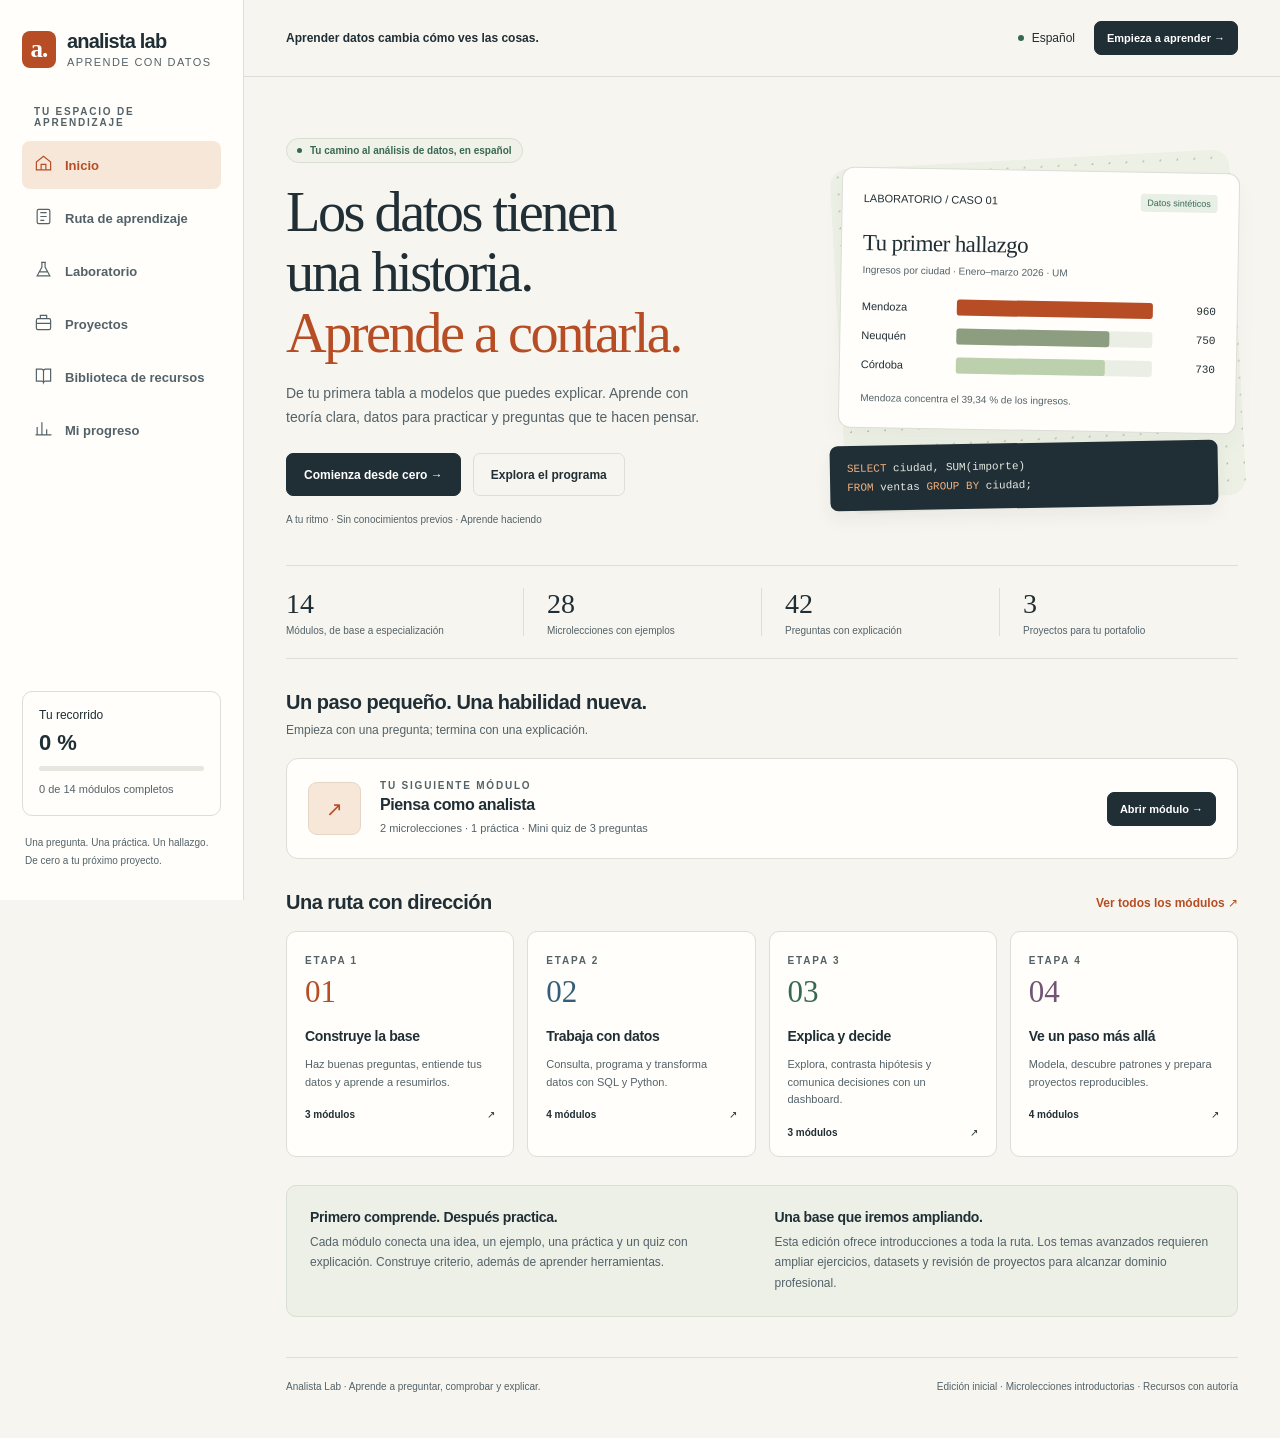
<file: index.html>
<!doctype html>
<html lang="es">
<head>
  <meta charset="UTF-8">
  <meta name="viewport" content="width=device-width,initial-scale=1">
  <meta name="theme-color" content="#f7f5ef">
  <meta name="description" content="Aprende análisis de datos en español: Excel, SQL, Python, estadística, Power BI y machine learning. Teoría, prácticas, quizzes y proyectos.">
  <title>Analista Lab · Aprende análisis de datos en español</title>
  <link rel="icon" href="data:image/svg+xml,%3Csvg xmlns='http://www.w3.org/2000/svg' viewBox='0 0 64 64'%3E%3Crect width='64' height='64' rx='14' fill='%23b64d24'/%3E%3Ctext x='17' y='46' font-family='Georgia' font-size='44' fill='white'%3Ea%3C/text%3E%3C/svg%3E">
  <style>:root{--paper:#f7f5ef;--white:#fffefa;--ink:#202e35;--muted:#536269;--line:#dcded7;--orange:#b64d24;--orange-soft:#f7e7d9;--green:#386854;--blue:#355e78;--purple:#725574;--sidebar:244px;--radius:14px;font-family:Inter,"Segoe UI",Arial,sans-serif;color:var(--ink);background:var(--paper);font-synthesis:none}
*{box-sizing:border-box}body{margin:0}button,input,select,textarea{font:inherit}button,a,input,select,textarea{touch-action:manipulation}button{cursor:pointer}a{color:inherit;text-decoration:none}a:hover{text-decoration:underline}button:focus-visible,a:focus-visible,input:focus-visible,textarea:focus-visible,select:focus-visible,summary:focus-visible{outline:3px solid var(--blue);outline-offset:4px}button:disabled{cursor:default;opacity:.6}h1,h2,h3,p{margin:0}p{line-height:1.7}h1,h2,h3{letter-spacing:-.025em}ul,ol{padding-left:22px;line-height:1.8}img,svg{max-width:100%}[hidden]{display:none!important}.skip{position:fixed;top:-100px;left:20px;z-index:100;background:var(--ink);color:white;padding:14px}.skip:focus{top:12px}.sidebar{position:fixed;inset:0 auto 0 0;width:var(--sidebar);padding:30px 22px;background:var(--white);border-right:1px solid var(--line);display:flex;flex-direction:column;z-index:30}.brand{display:flex;align-items:center;gap:11px;margin-bottom:38px;font-size:20px;font-weight:750;letter-spacing:-.8px}.brand-mark{background:var(--orange);color:white;width:34px;height:37px;display:grid;place-items:center;border-radius:8px;font-family:Georgia,serif;font-size:25px}.brand small{font-size:11px;color:var(--muted);font-weight:400;letter-spacing:1.4px;display:block;margin-top:3px}.nav-label,.eyebrow{font-size:10px;font-weight:700;letter-spacing:1.8px;text-transform:uppercase;color:var(--muted)}.nav-label{padding:0 12px;margin-bottom:13px}.nav-link{display:flex;gap:12px;align-items:center;padding:13px 12px;font-size:13px;border-radius:8px;color:var(--muted);margin-bottom:5px;font-weight:550}.nav-link svg{width:19px;flex-shrink:0}.nav-link[aria-current=page]{background:var(--orange-soft);color:var(--orange)}.nav-link:hover{background:#f0f0e9;text-decoration:none}.sidebar-bottom{margin-top:auto}.side-progress{border:1px solid var(--line);border-radius:10px;padding:16px;margin-bottom:18px;font-size:12px}.side-progress strong{font-size:22px;display:block;margin:8px 0 10px}.progress-track{height:5px;background:#e6e7df;border-radius:20px;overflow:hidden}.progress-fill{height:100%;background:var(--orange)}.side-foot{font-size:10px;line-height:1.8;color:var(--muted);padding:0 3px}.topbar{margin-left:var(--sidebar);height:77px;display:flex;align-items:center;justify-content:space-between;border-bottom:1px solid var(--line);padding:0 42px;background:var(--paper);gap:15px}.topbar-note{font-size:12px;color:var(--muted)}.topbar-note b{color:var(--ink);font-weight:550}.topbar-right{display:flex;gap:19px;align-items:center;font-size:12px}.language{display:flex;align-items:center;gap:8px}.language i{height:6px;width:6px;background:var(--green);border-radius:50%}.mobile-menu{display:none}.main{margin-left:var(--sidebar);padding:42px;max-width:1550px;min-height:calc(100vh - 77px)}.btn{display:inline-flex;justify-content:center;align-items:center;gap:10px;min-height:43px;border-radius:7px;padding:10px 17px;border:1px solid var(--ink);background:var(--ink);color:white;font-size:12px;font-weight:600;text-align:center}.btn:hover{background:#35454b;text-decoration:none}.btn.secondary{background:transparent;color:var(--ink);border-color:var(--line)}.btn.secondary:hover{background:#ebece5}.btn.accent{background:var(--orange);border-color:var(--orange)}.btn.small{min-height:34px;padding:7px 12px;font-size:11px}.text-link{color:var(--orange);font-size:12px;font-weight:650}.hero{display:grid;grid-template-columns:1.1fr .9fr;gap:36px;align-items:center;padding:19px 0 37px}.badge{display:inline-flex;gap:8px;align-items:center;border:1px solid #d9ded2;border-radius:20px;padding:6px 10px;font-size:10px;background:#f0f2e9;font-weight:600;color:var(--green)}.badge::before{content:'';width:5px;height:5px;border-radius:50%;background:currentColor}.hero h1{font-family:Georgia,'Times New Roman',serif;font-size:clamp(38px,4.4vw,65px);line-height:1.07;font-weight:400;letter-spacing:-2.5px;margin:19px 0}.hero h1 em{font-style:normal;color:var(--orange)}.hero p{font-size:14px;max-width:425px;color:var(--muted)}.hero-actions{display:flex;gap:12px;flex-wrap:wrap;margin-top:24px}.hero-fine{font-size:10px!important;margin-top:15px}.hero-art{position:relative;padding:24px 0 12px 14px;min-height:300px}.hero-art::before{content:'';position:absolute;inset:13px 0 15px 12px;background-color:#edf0e5;background-image:radial-gradient(#b8c3af 1px,transparent 1px);background-size:17px 17px;border-radius:18px;transform:rotate(-3deg)}.chart-card{position:relative;background:var(--white);border:1px solid var(--line);border-radius:12px;box-shadow:0 12px 25px #26362c08;padding:21px;transform:rotate(1deg)}.chart-head{display:flex;justify-content:space-between;align-items:center;font-size:11px;margin-bottom:23px}.live-pill{font-size:9px;background:#e8efe5;padding:4px 7px;border-radius:4px;color:var(--green)}.chart-card h3{font-family:Georgia,serif;font-weight:400;font-size:23px;margin-bottom:5px}.chart-card>p{font-size:10px;margin-bottom:20px}.code-mini{position:relative;margin:12px 20px 0 -10px;background:var(--ink);color:#e5eae3;border-radius:8px;padding:14px 17px;font-family:Consolas,monospace;font-size:11px;line-height:1.7;transform:rotate(-1deg);box-shadow:0 8px 18px #20352c10}.code-mini span{color:#f1b180}.hero-mini-stats{display:grid;grid-template-columns:repeat(4,1fr);border-top:1px solid var(--line);border-bottom:1px solid var(--line);padding:22px 0;margin-bottom:31px}.hero-mini-stats>div{padding:0 23px;border-right:1px solid var(--line)}.hero-mini-stats>div:first-child{padding-left:0}.hero-mini-stats>div:last-child{border:0}.hero-mini-stats strong{font-family:Georgia,serif;font-size:28px;font-weight:400}.hero-mini-stats span{display:block;font-size:10px;color:var(--muted);margin-top:5px}.section-head{display:flex;align-items:center;justify-content:space-between;gap:15px;margin:32px 0 17px}.section-head h2{font-size:20px;font-weight:650}.section-head p{font-size:12px;color:var(--muted);margin-top:6px}.next-card{display:flex;align-items:center;justify-content:space-between;gap:20px;background:var(--white);border:1px solid var(--line);border-radius:12px;padding:21px}.next-left{display:flex;gap:19px;align-items:center}.next-icon{width:53px;height:53px;border:1px solid #e5d6c6;border-radius:9px;display:grid;place-items:center;background:var(--orange-soft);color:var(--orange);font-size:20px}.next-card h3{font-size:16px;margin:5px 0}.next-card p{font-size:11px;color:var(--muted)}.phase-grid{display:grid;grid-template-columns:repeat(4,1fr);gap:13px}.phase-card{display:block;background:var(--white);border:1px solid var(--line);border-radius:10px;padding:18px;position:relative;min-height:195px}.phase-card:hover{border-color:var(--orange);text-decoration:none}.phase-card .phase-number{font-family:Georgia,serif;font-size:31px;font-weight:400;display:block;margin:6px 0 17px;color:var(--orange)}.phase-card h3{font-size:14px;line-height:1.4;margin-bottom:9px}.phase-card p{font-size:11px;line-height:1.6;color:var(--muted)}.phase-card .phase-bottom{display:flex;justify-content:space-between;margin-top:18px;font-size:10px;font-weight:600}.blue .phase-number,.blue .phase-name{color:var(--blue)}.green .phase-number,.green .phase-name{color:var(--green)}.purple .phase-number,.purple .phase-name{color:var(--purple)}.learning-note{display:grid;grid-template-columns:1fr 1fr;gap:25px;background:#edf0e7;border:1px solid #d9dfd2;padding:23px;border-radius:10px;margin-top:28px}.learning-note h3{font-size:14px;margin-bottom:7px}.learning-note p{font-size:12px;color:var(--muted)}.page-title{margin:7px 0 15px;font-family:Georgia,serif;font-size:40px;line-height:1.15;font-weight:400;letter-spacing:-1.3px}.lead{font-size:14px;line-height:1.7;color:var(--muted);max-width:750px;margin-bottom:24px}.toolbar{display:flex;gap:12px;margin:24px 0;align-items:center;flex-wrap:wrap}.search-box{flex:1;min-width:230px;position:relative}.search-box input{width:100%;border:1px solid var(--line);border-radius:7px;background:var(--white);padding:13px 15px;font-size:12px}.chip{border:1px solid var(--line);background:var(--white);color:var(--muted);border-radius:20px;padding:8px 13px;font-size:11px;white-space:nowrap}.chip.active{background:var(--ink);color:white;border-color:var(--ink)}.phase-block{margin:30px 0}.phase-heading{display:flex;gap:14px;align-items:center;margin-bottom:14px}.phase-line{height:1px;background:var(--line);flex:1}.phase-name{font-size:11px;font-weight:700;letter-spacing:1px;color:var(--orange)}.module-list{display:grid;grid-template-columns:repeat(2,1fr);gap:12px}.module-card{padding:21px;background:var(--white);border:1px solid var(--line);border-radius:10px;display:flex;gap:17px}.module-card:hover{border-color:#b1bab0;text-decoration:none;box-shadow:0 3px 9px #21312b06}.module-no{font-size:12px;font-family:Consolas,monospace;border:1px solid var(--line);height:33px;width:33px;min-width:33px;border-radius:7px;display:grid;place-items:center;color:var(--muted)}.module-card h3{font-size:15px;line-height:1.35;margin:2px 0 8px}.module-card p{font-size:11px;color:var(--muted);line-height:1.65}.tags{display:flex;gap:5px;flex-wrap:wrap;margin:13px 0}.tag{background:#eef0e9;padding:4px 6px;border-radius:3px;font-size:9px;color:var(--muted)}.module-meta{font-size:10px;color:var(--muted);display:flex;justify-content:space-between;gap:12px;margin-top:12px}.done{color:var(--green);font-weight:600}.breadcrumb{font-size:11px;color:var(--muted);margin-bottom:20px}.breadcrumb a{color:var(--orange)}.module-header{display:grid;grid-template-columns:1fr auto;gap:18px;align-items:start}.module-header .page-title{font-size:36px}.module-completion{background:var(--white);padding:16px;border:1px solid var(--line);border-radius:9px;font-size:11px;max-width:210px;line-height:1.7}.module-completion b{display:block;margin-bottom:6px;color:var(--green)}.tabs{display:flex;gap:10px;border-bottom:1px solid var(--line);margin:5px 0 27px;overflow:auto}.tab{border:0;border-bottom:2px solid transparent;background:none;white-space:nowrap;padding:13px 15px;color:var(--muted);font-size:12px}.tab[aria-selected=true]{color:var(--orange);border-color:var(--orange);font-weight:650}.lesson-layout{display:grid;grid-template-columns:minmax(0,1fr) 230px;gap:23px}.article-card,.panel{border:1px solid var(--line);border-radius:11px;background:var(--white);padding:26px;margin-bottom:20px}.article-card h2,.panel h2{font-size:22px;margin:8px 0 18px}.article-card p{font-size:14px;margin:12px 0;line-height:1.85}.example{padding:18px;margin:20px 0;background:#f2f3ec;border:1px solid #e4e7dc;border-radius:8px}.example p{font-size:12px;margin:8px 0 0}.callout{border-left:3px solid var(--orange);padding:9px 15px;background:#faf0e6;font-size:12px;line-height:1.8;margin:18px 0}.lesson-check{display:inline-flex;gap:9px;align-items:center;font-size:12px;font-weight:600;margin-top:9px}.lesson-check input{width:17px;height:17px;accent-color:var(--green)}.aside-card{background:#eef0e7;border-radius:10px;padding:20px;align-self:start;position:sticky;top:25px;font-size:12px;line-height:1.7}.aside-card h3{font-size:14px}.aside-card li{margin-bottom:12px;line-height:1.7}.aside-card .btn{width:100%;margin-top:12px}.code-wrap{position:relative}pre{white-space:pre-wrap;overflow-wrap:anywhere;tab-size:4;border-radius:8px;background:var(--ink);color:#e5ece8;padding:20px;font-size:12px;line-height:1.8;overflow:auto;margin:14px 0;font-family:Consolas,monospace}.copy-btn{position:absolute;right:8px;top:8px;background:#45545a;border:1px solid #647071;color:white;border-radius:4px;font-size:9px;padding:5px 8px}.practice-title{font-size:24px!important}.panel p,.panel li{font-size:13px;color:var(--muted)}details{margin:16px 0;border:1px solid var(--line);border-radius:7px;padding:14px}summary{cursor:pointer;font-size:12px;font-weight:600}details p{margin-top:12px}textarea{display:block;width:100%;padding:14px;border:1px solid var(--line);border-radius:7px;background:var(--white);min-height:110px;line-height:1.7;font-size:12px;resize:vertical}label.field-label{display:block;font-size:12px;font-weight:600;margin:15px 0 9px}.quiz-field{border:1px solid var(--line);border-radius:9px;margin:0 0 18px;padding:20px;background:var(--white)}.quiz-field legend{padding:0 6px;font-size:13px;font-weight:650;line-height:1.5}.quiz-choice{display:flex;align-items:flex-start;gap:10px;font-size:12px;padding:10px;border-radius:5px;line-height:1.6;cursor:pointer}.quiz-choice:hover{background:#f3f3eb}.quiz-choice input{margin:4px 0 0;accent-color:var(--orange)}.quiz-choice.correct{background:#e5f0e6;color:#2d5c3d}.quiz-choice.wrong{background:#fae9e2;color:#923513}.quiz-why{font-size:12px;line-height:1.8;padding:13px 10px;border-top:1px solid var(--line);margin-top:10px}.feedback{margin:18px 0;background:#eef1e8;padding:18px;border:1px solid #d7dfcf;border-radius:8px;font-size:13px;line-height:1.8}.feedback.error{background:#faeee6;border-color:#dcb59f;color:#843416}.empty{padding:35px;text-align:center;background:var(--white);border:1px solid var(--line);border-radius:10px;color:var(--muted);font-size:13px}.resource-grid{display:grid;grid-template-columns:repeat(2,1fr);gap:15px}.resource-card{border:1px solid var(--line);border-radius:9px;background:var(--white);padding:21px;min-width:0}.resource-top{display:flex;justify-content:space-between;gap:10px;font-size:10px;color:var(--muted);margin-bottom:16px}.resource-card h3{font-size:16px;line-height:1.4;margin-bottom:9px}.resource-card p{font-size:12px;color:var(--muted);line-height:1.7;margin:10px 0 18px}.resource-actions{display:flex;gap:10px;flex-wrap:wrap}.video-embed{margin-top:15px}.video-embed iframe{width:100%;aspect-ratio:16/9;border:0;border-radius:7px;display:block}.video-fallback{font-size:10px!important;margin-bottom:0!important}.lab-grid{display:grid;grid-template-columns:1fr 1fr;gap:20px}.lab-stats{display:grid;grid-template-columns:repeat(3,1fr);gap:9px;margin:20px 0}.stat-box{padding:13px 9px;background:#eef0e7;border-radius:6px}.stat-box span{display:block;font-size:10px;color:var(--muted);margin-bottom:7px}.stat-box strong{font-size:18px;font-weight:600}.lab-controls{display:flex;gap:15px;flex-wrap:wrap;align-items:center;font-size:12px;margin:17px 0}.lab-controls label{display:flex;gap:7px;align-items:center}.lab-controls input{accent-color:var(--orange)}.select{border:1px solid var(--line);border-radius:6px;padding:9px;background:var(--white);font-size:12px;color:var(--ink)}.bars{margin:18px 0 8px}.bar-row{display:grid;grid-template-columns:85px 1fr 53px;gap:10px;align-items:center;margin:13px 0;font-size:11px}.bar-bg{height:16px;border-radius:3px;background:#eaeee4}.bar{background:var(--orange);height:100%;border-radius:3px;min-width:1px}.bar-row:nth-child(2) .bar{background:#8d9d7f}.bar-row:nth-child(3) .bar{background:#bdd0ad}.bar-row .value{text-align:right;font-family:Consolas,monospace}.table-wrap{overflow:auto;margin-top:20px;border:1px solid var(--line);border-radius:8px}table{border-collapse:collapse;width:100%;font-size:11px}caption{text-align:left;padding:12px;font-size:11px;color:var(--muted)}th,td{text-align:left;padding:11px 13px;white-space:nowrap;border-bottom:1px solid #e6e7df}thead{background:#eef0e7}tr:last-child td{border-bottom:0}tbody tr:nth-child(even){background:#fafaf4}.download-row{display:flex;gap:9px;flex-wrap:wrap;margin:16px 0}.hint{font-size:11px!important;line-height:1.7;color:var(--muted);margin-top:9px}.project-card{display:grid;grid-template-columns:80px 1fr;gap:21px;background:var(--white);border:1px solid var(--line);border-radius:11px;padding:27px;margin-bottom:20px}.project-no{font-family:Georgia,serif;font-size:45px;color:var(--orange);font-weight:400}.project-card h2{font-family:Georgia,serif;font-size:27px;font-weight:400;margin:9px 0 12px}.project-card p,.project-card li{font-size:12px;line-height:1.8;color:var(--muted)}.project-columns{display:grid;grid-template-columns:1fr 1fr;gap:25px;margin-top:16px}.project-columns h3{font-size:13px;margin-bottom:10px}.criterion{display:flex;align-items:flex-start;gap:8px;margin-bottom:12px;font-size:12px;line-height:1.6}.criterion input{margin-top:3px;accent-color:var(--green)}.glossary{display:grid;grid-template-columns:repeat(2,1fr);gap:1px;background:var(--line);border:1px solid var(--line);border-radius:9px;overflow:hidden}.glossary>div{background:var(--white);padding:19px}.glossary dt{font-size:12px;font-weight:650;margin-bottom:8px}.glossary dd{font-size:12px;color:var(--muted);line-height:1.7;margin:0}.progress-overview{display:grid;grid-template-columns:repeat(3,1fr);gap:15px;margin:25px 0}.progress-overview .panel{margin:0}.progress-overview strong{font-family:Georgia,serif;font-size:36px;font-weight:400;display:block;margin-bottom:8px}.progress-overview p{font-size:12px}.progress-row{display:grid;grid-template-columns:1fr 100px 100px;gap:16px;border-bottom:1px solid var(--line);padding:15px 0;font-size:12px;align-items:center}.progress-row span{color:var(--muted);font-size:11px}.footer{font-size:10px;color:var(--muted);border-top:1px solid var(--line);padding-top:20px;margin-top:40px;display:flex;justify-content:space-between;gap:20px;line-height:1.8}.toast{position:fixed;bottom:20px;right:22px;max-width:min(440px,90vw);z-index:80;background:var(--ink);color:white;padding:14px 20px;border-radius:8px;font-size:12px;line-height:1.8;box-shadow:0 8px 25px #0002}.scrim{display:none}.noscript{padding:30px}.storage-warning{padding:14px;border:1px solid #ddba9a;background:#fff0dd;border-radius:8px;font-size:12px;margin-bottom:20px;line-height:1.7}.dots{display:flex;gap:5px;flex-wrap:wrap;margin:18px 0}.dot-value{padding:6px 9px;background:#edf0e5;border-radius:5px;font-size:11px}.dot-value.outlier{background:var(--orange-soft);color:var(--orange)}
@media(min-width:1600px){.main{padding:45px 60px;max-width:1600px}.topbar{padding:0 60px}}
@media(max-width:1200px){:root{--sidebar:218px}.main{padding:30px}.topbar{padding:0 30px}.hero{gap:23px}.phase-grid{grid-template-columns:repeat(2,1fr)}.hero h1{font-size:51px}.lesson-layout{grid-template-columns:1fr 210px}.hero-art{min-height:280px}.lab-grid{grid-template-columns:1fr}.hero-mini-stats>div{padding:0 15px}}
@media(max-width:940px){.hero{grid-template-columns:1fr}.hero-art{display:none}.hero h1{font-size:52px}.module-list{grid-template-columns:1fr}.resource-grid{grid-template-columns:1fr}.lesson-layout{grid-template-columns:1fr}.aside-card{position:static}.module-header{grid-template-columns:1fr}.module-completion{max-width:none}.project-columns{grid-template-columns:1fr}.topbar-note{max-width:210px;line-height:1.6}.progress-overview .panel{padding:18px}}
@media(max-width:700px){.sidebar{transform:translateX(-100%);transition:transform .2s;width:260px}.sidebar.open{transform:translateX(0)}.scrim.open{display:block;position:fixed;inset:0;background:#1d302966;z-index:25}.topbar{margin-left:0;height:66px;padding:0 20px}.mobile-menu{display:flex;align-items:center;justify-content:center;border:1px solid var(--line);background:var(--white);height:33px;width:36px;border-radius:5px}.topbar-note{display:none}.topbar-right{margin-left:auto;gap:12px}.main{margin-left:0;padding:25px 20px}.hero{padding:10px 0 23px}.hero h1{font-size:46px;letter-spacing:-1.5px}.hero p{font-size:13px}.hero-mini-stats{grid-template-columns:repeat(2,1fr);gap:19px;padding:20px 0}.hero-mini-stats>div{padding:0!important;border:0}.hero-mini-stats strong{font-size:25px}.next-card{align-items:flex-start;flex-direction:column}.next-card .btn{width:100%}.phase-grid{gap:10px}.phase-card{padding:16px;min-height:195px}.learning-note{grid-template-columns:1fr;gap:17px}.page-title{font-size:33px}.module-header .page-title{font-size:31px}.lead{font-size:13px}.article-card,.panel{padding:21px}.article-card p{font-size:13px}.article-card h2{font-size:21px}.toolbar{gap:8px}.search-box{flex-basis:100%}.project-card{grid-template-columns:1fr;padding:22px;gap:3px}.project-no{font-size:30px}.project-card h2{font-size:25px}.glossary{grid-template-columns:1fr}.progress-overview{grid-template-columns:1fr}.progress-overview .panel{display:flex;align-items:center;gap:20px}.progress-overview strong{font-size:28px;margin-bottom:0}.progress-row{grid-template-columns:1fr 70px 65px;font-size:11px;gap:8px}.progress-row span{font-size:10px}.footer{flex-direction:column;gap:8px}.resource-card h3{font-size:15px}.quiz-field{padding:15px}.quiz-field legend{font-size:12px}.hero-actions .btn{flex:1}.tabs{gap:3px}.tab{padding:12px}.lab-stats{grid-template-columns:repeat(3,1fr)}.stat-box strong{font-size:16px}.topbar-right .btn{font-size:10px;min-height:34px}}
@media(prefers-reduced-motion:reduce){*{scroll-behavior:auto!important;transition:none!important}}
@media print{.sidebar,.topbar,.footer,.btn,.tabs,.copy-btn,.toast{display:none!important}.main{margin:0;padding:0}.article-card,.panel,.project-card{break-inside:avoid}.hero-art{display:none}}
.skip-label{position:absolute;width:1px;height:1px;padding:0;margin:-1px;overflow:hidden;clip:rect(0,0,0,0);white-space:nowrap;border:0}
.main:focus{outline:0}
</style>
</head>
<body>
  <a class="skip" href="#app">Saltar al contenido</a>
  <div class="scrim" id="scrim"></div>
  <aside class="sidebar" id="sidebar" aria-label="Navegación del curso">
    <a href="#inicio" class="brand" aria-label="Analista Lab, inicio"><span class="brand-mark" aria-hidden="true">a.</span><span>analista lab<small>APRENDE CON DATOS</small></span></a>
    <div class="nav-label">TU ESPACIO DE APRENDIZAJE</div>
    <nav>
      <a href="#inicio" class="nav-link" data-nav="inicio"><span class="nav-icon"></span>Inicio</a>
      <a href="#ruta" class="nav-link" data-nav="ruta"><span class="nav-icon"></span>Ruta de aprendizaje</a>
      <a href="#laboratorio" class="nav-link" data-nav="laboratorio"><span class="nav-icon"></span>Laboratorio</a>
      <a href="#proyectos" class="nav-link" data-nav="proyectos"><span class="nav-icon"></span>Proyectos</a>
      <a href="#recursos" class="nav-link" data-nav="recursos"><span class="nav-icon"></span>Biblioteca de recursos</a>
      <a href="#progreso" class="nav-link" data-nav="progreso"><span class="nav-icon"></span>Mi progreso</a>
    </nav>
    <div class="sidebar-bottom">
      <div class="side-progress"><span>Tu recorrido</span><strong id="side-percent">0 %</strong><div class="progress-track"><div class="progress-fill" id="side-bar"></div></div><p id="side-count" class="hint">0 de 14 módulos completos</p></div>
      <p class="side-foot">Una pregunta. Una práctica. Un hallazgo.<br>De cero a tu próximo proyecto.</p>
    </div>
  </aside>
  <header class="topbar"><button class="mobile-menu" type="button" id="menu-button" aria-label="Abrir o cerrar navegación" aria-expanded="false" aria-controls="sidebar">☰</button><p class="topbar-note"><b>Aprender datos cambia cómo ves las cosas.</b></p><div class="topbar-right"><span class="language"><i aria-hidden="true"></i>Español</span><a class="btn small" id="continue-top" href="#modulo/fundamentos">Empieza a aprender →</a></div></header>
  <main class="main" id="app" tabindex="-1"></main>
  <div class="toast" id="toast" role="status" aria-live="polite" hidden></div>
  <noscript><div class="noscript"><h1>Analista Lab</h1><p>Activa JavaScript para usar las lecciones, prácticas, quizzes y progreso. El programa también está en PROGRAMA.md.</p></div></noscript>
  <script>/* Contenido original de Analista Lab. Los recursos externos conservan su autoría. */
const COURSE = {
  title: 'Analista Lab', version: '0.1.0',
  phases: [
    {id:'base', name:'Construye la base', label:'01 / FUNDAMENTOS', color:'orange', description:'Haz buenas preguntas, entiende tus datos y aprende a resumirlos.'},
    {id:'herramientas', name:'Trabaja con datos', label:'02 / HERRAMIENTAS', color:'blue', description:'Consulta, programa y transforma datos con SQL y Python.'},
    {id:'analisis', name:'Explica y decide', label:'03 / ANÁLISIS', color:'green', description:'Explora, contrasta hipótesis y comunica decisiones con un dashboard.'},
    {id:'avanzado', name:'Ve un paso más allá', label:'04 / ESPECIALIZACIÓN', color:'purple', description:'Modela, descubre patrones y prepara proyectos reproducibles.'}
  ],
  resources: [
    {id:'estadistica-video',type:'video',topic:'Estadística',title:'Introducción a la estadística: media, mediana y moda',author:'Khan Academy Español',url:'https://www.youtube.com/watch?v=SNkQ4NxPwEI',embed:'https://www.youtube-nocookie.com/embed/SNkQ4NxPwEI',language:'Español',note:'Después de verlo, explica por qué un valor extremo afecta más a la media que a la mediana.'},
    {id:'sql-video',type:'video',topic:'SQL',title:'Curso SQL',author:'Píldoras Informáticas',url:'https://www.youtube.com/playlist?list=PLU8oAlHdN5Bmx-LChV4K3MbHrpZKefNwn',embed:'https://www.youtube-nocookie.com/embed/videoseries?list=PLU8oAlHdN5Bmx-LChV4K3MbHrpZKefNwn',language:'Español',note:'Usa la lista como apoyo. La sintaxis de nuestros ejercicios es SQLite y puede diferir del motor del video.'},
    {id:'python-video',type:'video',topic:'Python',title:'Curso Python desde 0',author:'Píldoras Informáticas',url:'https://www.youtube.com/playlist?list=PLU8oAlHdN5BlvPxziopYZRd55pdqFwkeS',embed:'https://www.youtube-nocookie.com/embed/videoseries?list=PLU8oAlHdN5BlvPxziopYZRd55pdqFwkeS',language:'Español',note:'Empieza por variables, listas, condicionales, bucles y funciones. Aplica cada concepto al notebook del curso.'},
    {id:'ml-video',type:'video',topic:'Machine learning',title:'MOOC Aprendizaje Automático y Ciencia de Datos',author:'Universitat Politècnica de València (UPV)',url:'https://www.youtube.com/playlist?list=PL6kQim6ljTJsmPM_v_b2p8p-GPQhtoekI',embed:'https://www.youtube-nocookie.com/embed/videoseries?list=PL6kQim6ljTJsmPM_v_b2p8p-GPQhtoekI',language:'Español',note:'Apoyo conceptual para la ruta avanzada. Algunos ejemplos usan R; las prácticas de Analista Lab usan Python.'},
    {id:'khan',type:'lectura',topic:'Estadística',title:'Estadística y probabilidad',author:'Khan Academy',url:'https://es.khanacademy.org/math/statistics-probability',language:'Español',note:'Amplía descriptiva, probabilidad, muestreo e inferencia con explicaciones y ejercicios.'},
    {id:'sqlite',type:'documentacion',topic:'SQL',title:'SELECT y consultas en SQLite',author:'SQLite',url:'https://www.sqlite.org/lang_select.html',language:'Inglés',note:'Referencia oficial del dialecto usado en el curso. Incluye consultas, agregaciones y ordenación.'},
    {id:'python',type:'documentacion',topic:'Python',title:'El tutorial de Python',author:'Python Software Foundation',url:'https://docs.python.org/es/3/tutorial/',language:'Español',note:'Consulta la sintaxis y profundiza en estructuras de datos y funciones.'},
    {id:'pandas',type:'documentacion',topic:'Python',title:'Tutoriales introductorios de pandas',author:'Proyecto pandas',url:'https://pandas.pydata.org/docs/getting_started/intro_tutorials/',language:'Inglés',note:'Lectura, filtros, agrupaciones, uniones y transformación de tablas.'},
    {id:'powerbi',type:'lectura',topic:'Power BI',title:'Introducción al análisis de datos de Microsoft',author:'Microsoft Learn',url:'https://learn.microsoft.com/es-es/training/paths/data-analytics-microsoft/',language:'Español',note:'Ruta oficial de apoyo para entender Power BI y el trabajo del analista.'},
    {id:'sklearn',type:'documentacion',topic:'Machine learning',title:'Errores frecuentes: preprocesamiento y fuga de información',author:'Proyecto scikit-learn',url:'https://scikit-learn.org/stable/common_pitfalls.html',language:'Inglés',note:'Revisa las reglas para separar entrenamiento y prueba y usar pipelines.'},
    {id:'pca',type:'documentacion',topic:'Minería de datos',title:'PCA y descomposición de datos',author:'Proyecto scikit-learn',url:'https://scikit-learn.org/stable/modules/decomposition.html#pca',language:'Inglés',note:'Referencia para componentes principales, centrado y reducción de dimensión.'},
    {id:'github',type:'documentacion',topic:'GitHub',title:'Publicar con GitHub Pages',author:'GitHub Docs',url:'https://docs.github.com/en/pages/getting-started-with-github-pages/configuring-a-publishing-source-for-your-github-pages-site',language:'Inglés',note:'Guía oficial para publicar un portafolio estático desde un repositorio.'}
  ],
  glossary: [
    ['Dataset','Conjunto de datos que se analiza.'],['Fila / observación','Una unidad registrada; define qué representa antes de sumar.'],['Variable / feature','Una característica de cada observación.'],['Granularidad','Nivel al que representa la realidad cada fila: venta, cliente, día, etc.'],['KPI','Indicador ligado a un objetivo y una decisión.'],['Data wrangling','Transformar, unir y reorganizar datos para poder analizarlos.'],['EDA','Análisis exploratorio: revisar distribuciones, calidad y relaciones.'],['Outlier','Valor inusual que requiere investigación; no necesariamente es un error.'],['p-valor','Bajo una hipótesis nula y un modelo, probabilidad de resultados al menos tan extremos como el observado.'],['Data leakage','Usar al entrenar información que no estaría disponible al predecir.'],['Pipeline','Secuencia reproducible de transformaciones y, si aplica, un modelo.'],['Baseline','Referencia sencilla con la que comparar un análisis o modelo.']
  ],
  sales: [
    {venta_id:1,fecha:'2026-01-05',cliente_id:1,ciudad:'Neuquén',categoria:'Hogar',canal:'Web',importe:120,coste:75},
    {venta_id:2,fecha:'2026-01-06',cliente_id:2,ciudad:'Córdoba',categoria:'Tecnología',canal:'Tienda',importe:300,coste:210},
    {venta_id:3,fecha:'2026-01-12',cliente_id:3,ciudad:'Mendoza',categoria:'Hogar',canal:'Web',importe:80,coste:45},
    {venta_id:4,fecha:'2026-01-16',cliente_id:1,ciudad:'Neuquén',categoria:'Tecnología',canal:'Tienda',importe:250,coste:180},
    {venta_id:5,fecha:'2026-02-02',cliente_id:4,ciudad:'Córdoba',categoria:'Hogar',canal:'Web',importe:140,coste:85},
    {venta_id:6,fecha:'2026-02-07',cliente_id:3,ciudad:'Mendoza',categoria:'Tecnología',canal:'Tienda',importe:320,coste:230},
    {venta_id:7,fecha:'2026-02-15',cliente_id:5,ciudad:'Neuquén',categoria:'Hogar',canal:'Web',importe:100,coste:60},
    {venta_id:8,fecha:'2026-02-22',cliente_id:2,ciudad:'Córdoba',categoria:'Tecnología',canal:'Web',importe:200,coste:145},
    {venta_id:9,fecha:'2026-03-04',cliente_id:6,ciudad:'Mendoza',categoria:'Hogar',canal:'Tienda',importe:160,coste:100},
    {venta_id:10,fecha:'2026-03-08',cliente_id:5,ciudad:'Neuquén',categoria:'Tecnología',canal:'Tienda',importe:280,coste:195},
    {venta_id:11,fecha:'2026-03-18',cliente_id:4,ciudad:'Córdoba',categoria:'Hogar',canal:'Tienda',importe:90,coste:55},
    {venta_id:12,fecha:'2026-03-26',cliente_id:6,ciudad:'Mendoza',categoria:'Tecnología',canal:'Web',importe:400,coste:280}
  ],
  modules: [
    {id:'fundamentos',phase:'base',title:'Piensa como analista',description:'Convierte una duda de negocio en una pregunta que los datos puedan responder.',tags:['Preguntas','KPIs','Ética'],objectives:['Definir la unidad de análisis.','Escribir una pregunta con métrica, población y período.','Identificar sesgos y datos sensibles.'],
      lessons:[
        {title:'De la pregunta a la decisión',body:'Un analista transforma una pregunta en evidencia para decidir. Empieza por quién necesita la respuesta y qué acción podría cambiar. «¿Cómo va la empresa?» es muy amplio; «¿Qué ciudad generó más ingresos entre enero y marzo?» define métrica, grupo y período. Sigue un ciclo: preguntar, obtener, validar, explorar, explicar y recomendar. Un resultado descriptivo cuenta qué ocurrió; por sí solo no explica la causa.',example:'Caso Mercado Andino: una tienda ficticia con 12 ventas. Cada fila representa una venta, no un cliente. Hay clientes que compran varias veces. Para contar compradores usa clientes distintos; para contar operaciones usa filas.',takeaway:'Antes de elegir una herramienta, escribe la pregunta y la decisión que ayudará a tomar.'},
        {title:'Calidad, granularidad y responsabilidad',body:'Construye un diccionario con nombre de columna, significado, tipo, unidad y valores permitidos. Una fecha puede ser la de compra o la de envío; esa diferencia cambia un análisis mensual. Comprueba unicidad, valores faltantes y cobertura. Un dataset de ventas realizadas no permite conocer a quienes visitaron la tienda y no compraron. Evita publicar datos personales y registra de dónde viene cada archivo y qué permisos tiene.',example:'venta_id identifica una operación; cliente_id puede repetirse. importe y coste usan unidades monetarias ficticias (UM). No hay nombres ni datos reales. Una muestra tan pequeña sirve para aprender cálculos, no para generalizar sobre un mercado.',takeaway:'La calidad incluye si los datos permiten responder la pregunta, además de si tienen errores.'}
      ],
      practice:{title:'Tu primer brief de análisis',prompt:'La gerencia dice: «Queremos vender mejor». Redacta una pregunta medible y define un KPI, su unidad, período y una limitación del dataset.',steps:['Inspecciona las 12 ventas en el laboratorio.','Define si analizarás ventas, clientes o ciudades.','Escribe una posible acción y qué evidencia necesitarías.'],hint:'Una buena pregunta nombra qué comparar, con qué medida y durante qué período.',solution:'Ejemplo: ¿qué ciudad acumuló más ingresos en enero–marzo de 2026? KPI: SUM(importe), en UM, agrupado por ciudad. Limitación: solo hay 12 operaciones sintéticas; faltan visitas, inventario y gasto de marketing. El mayor ingreso no demuestra que una ciudad sea más rentable.'},
      quiz:[
        {q:'Si cada fila representa una venta, ¿qué cuenta COUNT(*)?',options:['Clientes distintos','Operaciones registradas','Ciudades distintas'],answer:1,why:'Cuenta filas. Un mismo cliente puede tener varias ventas.'},
        {q:'¿Cuál pregunta está mejor definida?',options:['¿Qué ciudad tuvo más ingresos en enero–marzo de 2026?','¿Cómo nos va?','¿Son buenos los clientes?'],answer:0,why:'Define métrica, agrupación y período.'},
        {q:'Una ciudad vende más. ¿Qué puedes afirmar?',options:['La ciudad causa las ventas','La campaña fue exitosa','El ingreso observado fue mayor; falta investigar causas'],answer:2,why:'La descripción de los datos no identifica por sí sola una relación causal.'}
      ],resources:['powerbi']},
    {id:'excel',phase:'base',title:'Excel y Google Sheets',description:'Ordena una tabla, calcula indicadores y resume resultados sin programar.',tags:['Hojas de cálculo','Fórmulas','Tablas dinámicas'],objectives:['Importar un CSV y revisar tipos.','Crear fórmulas consistentes.','Resumir por categoría sin perder trazabilidad.'],
      lessons:[
        {title:'Una tabla que se pueda analizar',body:'Usa una fila por observación y una columna por variable. Conserva los encabezados en una sola fila, evita celdas combinadas y separa los datos del informe. Al importar un CSV comprueba separador, codificación UTF-8, fechas y decimales. El color de una celda no es una variable confiable: registra estados en una columna. Conserva el archivo original y documenta las transformaciones.',example:'Importa ventas.csv. Las columnas G y H contienen importe y coste. Agrega margen en I: =G2-H2. Comprueba manualmente dos filas antes de copiar la fórmula. Los nombres de funciones y separadores varían según idioma y configuración regional.',takeaway:'Una tabla bien formada permite reutilizar el análisis en Excel, SQL, Python y Power BI.'},
        {title:'Fórmulas, búsquedas y tablas dinámicas',body:'SUMA, PROMEDIO y CONTAR permiten resumir; SI clasifica; SUMAR.SI.CONJUNTO agrega con condiciones. BUSCARX enlaza tablas a través de una clave, pero primero revisa si la clave es única. Una tabla dinámica agrupa sin modificar el original: ciudad en filas, suma de importe en valores. El margen porcentual total es suma de márgenes dividida por suma de ingresos; el promedio simple de porcentajes por venta puede dar otro resultado.',example:'En una tabla dinámica, Mendoza suma 960 UM. Con todas las ventas, ingresos = 2440 y margen = 780. Margen porcentual total: 780/2440 ≈ 31,97 %. Usa referencias absolutas como $G$2:$G$13 cuando necesites fijar un rango.',takeaway:'Verifica totales y entiende qué estás agregando; una fórmula correcta puede responder una pregunta equivocada.'}
      ],
      practice:{title:'Un resumen comercial en una hoja',prompt:'Importa ventas.csv en Excel o Sheets. Calcula margen por operación y crea una tabla dinámica de ingresos y margen por ciudad.',steps:['Descarga el CSV limpio.','Agrega margen = importe − coste.','Comprueba que el total de ingresos coincide con el original.','Calcula margen porcentual a partir de los totales.'],hint:'No promedies los porcentajes de cada fila para obtener el margen porcentual global.',solution:'Totales: 2440 UM de ingresos, 1660 UM de costes y 780 UM de margen. Ingresos por ciudad: Mendoza 960, Neuquén 750, Córdoba 730. Margen global: 31,97 %. Incluye una nota sobre la muestra sintética.'},
      quiz:[
        {q:'¿Cuál estructura facilita el análisis?',options:['Una columna por mes y celdas combinadas','Usar colores como únicos estados','Una fila por observación y una columna por variable'],answer:2,why:'Permite filtrar, agrupar y migrar la tabla a otras herramientas.'},
        {q:'¿Cómo calculas el margen porcentual total?',options:['SUM(margen) / SUM(importe)','Promedio simple de todos los porcentajes','SUM(coste) / número de ciudades'],answer:0,why:'La razón de los totales pondera correctamente por ingresos.'},
        {q:'Antes de buscar por cliente_id, ¿qué revisas?',options:['El color del archivo','La unicidad de la clave y las coincidencias','La cantidad de gráficos'],answer:1,why:'Las claves duplicadas o faltantes pueden ocultar o multiplicar información.'}
      ],resources:['powerbi']},
    {id:'estadistica-basica',phase:'base',title:'Estadística básica',description:'Entiende centro, dispersión, distribuciones y probabilidad.',tags:['Media y mediana','Dispersión','Probabilidad'],objectives:['Distinguir variables numéricas y categóricas.','Calcular e interpretar medidas descriptivas.','Reconocer la influencia de valores extremos.'],
      lessons:[
        {title:'Cómo resumir una distribución',body:'Una variable categórica describe grupos; una numérica mide cantidades. La media es la suma dividida por n. La mediana es el valor central de los datos ordenados; si n es par, promedia los dos centrales. La moda es el valor más frecuente y puede no ser única. La media usa la magnitud de todos los valores y cambia mucho con extremos; la mediana suele ser más robusta. Ninguna medida reemplaza revisar la distribución.',example:'Con 10, 12, 12, 14 y 16, la media es 12,8 y la mediana es 12. Agrega 150 en el laboratorio: la media sube a 35,67 y la mediana a 13. El dato extremo merece investigación, no eliminación automática.',takeaway:'Elige el resumen según la pregunta y acompáñalo con una medida de dispersión.'},
        {title:'Variabilidad y probabilidad',body:'El rango es máximo menos mínimo. La varianza describe distancias cuadradas al promedio; la desviación estándar vuelve a las unidades originales. Para describir todos los datos presentes se puede usar divisor n; la estimación muestral usual usa n−1 y requiere al menos dos datos. La probabilidad toma valores entre 0 y 1. Frecuencia relativa y probabilidad teórica no siempre coinciden en una muestra pequeña. La probabilidad condicional restringe el grupo de referencia.',example:'En ventas.csv, 6 de 12 operaciones pertenecen a Tecnología: frecuencia relativa 50 %. Eso no es la probabilidad de que cualquier comprador futuro elija Tecnología. Tampoco describe cuántos productos compró cada persona.',takeaway:'Explica población, unidades y denominador cada vez que presentes un porcentaje.'}
      ],
      practice:{title:'¿Un promedio cuenta toda la historia?',prompt:'En el laboratorio de estadística compara 10, 12, 12, 14, 16 con el mismo conjunto más 150. Explica cuál resumen usarías para representar una venta típica.',steps:['Calcula media, mediana y desviación estándar.','Activa el valor extremo.','Describe el cambio y propone una comprobación del dato.'],hint:'Observa qué medida cambia menos cuando agregas un solo valor muy grande.',solution:'Sin 150: media 12,8 y mediana 12. Con 150: media 35,67 y mediana 13. La mediana resume mejor el centro de este conjunto asimétrico. Antes de excluir 150 verifica si es error de captura, otra unidad o una venta válida.'},
      quiz:[
        {q:'¿Cuál es la mediana de 2, 4, 8 y 10?',options:['4','6','8'],answer:1,why:'Promedia los dos valores centrales: (4+8)/2 = 6.'},
        {q:'¿Cuál medida suele resistir mejor valores extremos?',options:['La media','El máximo','La mediana'],answer:2,why:'Depende de la posición de los valores ordenados, no de la magnitud exacta de un extremo.'},
        {q:'¿Qué divisor usa la varianza muestral usual?',options:['n−1','n+1','La media'],answer:0,why:'Para estimar la varianza poblacional con una muestra se usa habitualmente n−1.'}
      ],resources:['estadistica-video','khan']},
    {id:'sql-basico',phase:'herramientas',title:'SQL: tus primeras consultas',description:'Selecciona, filtra, ordena y agrega datos en una base relacional.',tags:['SELECT','WHERE','GROUP BY'],objectives:['Consultar una tabla en SQLite.','Filtrar nulos correctamente.','Agrupar y ordenar resultados.'],
      lessons:[
        {title:'SELECT, WHERE y ORDER BY',body:'SQL permite expresar qué datos necesitas. SELECT elige columnas, FROM identifica la tabla, WHERE filtra filas y ORDER BY ordena el resultado. Usa nombres de columnas explícitos cuando sea posible. Los textos van entre comillas simples. NULL representa ausencia de valor y se comprueba con IS NULL o IS NOT NULL; compararlo con = NULL no equivale a preguntar si está vacío. LIMIT restringe las filas mostradas en SQLite.',example:'SELECT venta_id, ciudad, importe\nFROM ventas\nWHERE importe >= 200\nORDER BY importe DESC, venta_id\nLIMIT 5;',code:true,takeaway:'Sin ORDER BY, el orden de los resultados no está garantizado.'},
        {title:'Agrupación y métricas',body:'SUM, AVG, MIN, MAX y COUNT resumen datos. COUNT(*) cuenta filas; COUNT(columna) ignora los NULL; COUNT(DISTINCT cliente_id) cuenta clientes distintos no nulos. GROUP BY produce una fila por grupo. WHERE filtra antes de agregar; HAVING filtra grupos después. Selecciona únicamente columnas agrupadas o agregadas para evitar resultados ambiguos. Nuestro dialecto es SQLite: funciones de fechas y LIMIT pueden cambiar en SQL Server o Snowflake.',example:'SELECT ciudad, SUM(importe) AS ingresos\nFROM ventas\nGROUP BY ciudad\nHAVING SUM(importe) > 700\nORDER BY ingresos DESC;',code:true,takeaway:'Cuenta la entidad que interesa al negocio, no solo las filas disponibles.'}
      ],
      practice:{title:'Encuentra la ciudad con más ingresos',prompt:'Escribe una consulta que devuelva ciudad e ingresos, ordenados de mayor a menor. Ejecútala con el notebook SQL incluido en Colab o Jupyter.',steps:['Descarga el notebook SQL desde el laboratorio.','Abre Colab y usa Archivo → Subir notebook.','Ejecuta la preparación de la base SQLite.','Escribe tu consulta en la celda de práctica.'],hint:'Combina SUM(importe), GROUP BY ciudad y ORDER BY ingresos DESC.',solution:'SELECT ciudad, SUM(importe) AS ingresos\nFROM ventas\nGROUP BY ciudad\nORDER BY ingresos DESC;\n\n-- Mendoza: 960; Neuquén: 750; Córdoba: 730.',code:true},
      quiz:[
        {q:'¿Cómo encuentras un coste ausente?',options:['WHERE coste = NULL','WHERE coste IS NULL','WHERE coste = 0'],answer:1,why:'NULL se comprueba con IS NULL. Cero es un valor conocido, no un valor ausente.'},
        {q:'¿Qué filtra grupos después de sumar?',options:['ORDER BY','WHERE','HAVING'],answer:2,why:'HAVING aplica una condición al resultado de la agregación.'},
        {q:'¿Qué cuenta clientes únicos?',options:['COUNT(DISTINCT cliente_id)','COUNT(*)','SUM(cliente_id)'],answer:0,why:'DISTINCT evita contar varias veces el mismo identificador.'}
      ],resources:['sql-video','sqlite']},
    {id:'sql-avanzado',phase:'herramientas',title:'SQL intermedio y avanzado',description:'Une tablas y construye análisis con CTEs y funciones de ventana.',tags:['JOIN','CTEs','Ventanas'],objectives:['Detectar duplicaciones por un JOIN.','Dividir consultas complejas en CTEs.','Calcular rankings y acumulados.'],
      lessons:[
        {title:'JOIN y cardinalidad',body:'INNER JOIN conserva coincidencias entre tablas; LEFT JOIN conserva todas las filas de la izquierda y agrega NULL cuando no hay coincidencia. Antes de unir, identifica si la relación es uno a uno, uno a muchos o muchos a muchos. Si una clave aparece dos veces a la derecha, cada coincidencia puede duplicar una venta. Comprueba conteos y totales antes y después. Un filtro sobre columnas de la derecha en WHERE puede descartar las filas no coincidentes de un LEFT JOIN.',example:'SELECT v.venta_id, v.importe, c.segmento\nFROM ventas AS v\nLEFT JOIN clientes AS c\n  ON v.cliente_id = c.cliente_id;\n-- clientes debe tener una fila por cliente_id.',code:true,takeaway:'Que un JOIN se ejecute sin error no significa que conserve la granularidad.'},
        {title:'CTEs, ventanas y consultas legibles',body:'Una CTE, declarada con WITH, da nombre a un resultado intermedio. Ayuda a separar extracción, agregación y cálculo. Una función de ventana calcula sobre un grupo sin colapsar todas sus filas. ROW_NUMBER asigna posiciones; LAG accede a una fila anterior; SUM(...) OVER calcula acumulados. Define un orden estable y un marco explícito cuando el resultado depende de filas anteriores. Para grandes bases revisa el plan de ejecución y limita columnas y filtros según la necesidad.',example:"WITH mensual AS (\n  SELECT substr(fecha,1,7) AS mes, SUM(importe) AS ingresos\n  FROM ventas GROUP BY substr(fecha,1,7)\n)\nSELECT mes, ingresos,\n  SUM(ingresos) OVER (ORDER BY mes\n    ROWS BETWEEN UNBOUNDED PRECEDING AND CURRENT ROW) AS acumulado\nFROM mensual ORDER BY mes;",code:true,takeaway:'Haz consultas que otra persona pueda revisar y comprueba cada etapa.'}
      ],
      practice:{title:'Construye un acumulado mensual',prompt:'Agrupa ingresos por mes y calcula el acumulado con una función de ventana. Después compara con los totales de la base.',steps:['Usa substr(fecha,1,7) para obtener el mes en SQLite.','Crea una CTE mensual.','Agrega SUM(ingresos) OVER con ORDER BY y marco de filas.'],hint:'El acumulado final debe coincidir con SUM(importe) de ventas.',solution:"WITH mensual AS (\n  SELECT substr(fecha,1,7) mes, SUM(importe) ingresos\n  FROM ventas GROUP BY substr(fecha,1,7)\n)\nSELECT mes, ingresos, SUM(ingresos) OVER (\n  ORDER BY mes ROWS BETWEEN UNBOUNDED PRECEDING AND CURRENT ROW\n) acumulado FROM mensual ORDER BY mes;\n-- Enero: 750; febrero: 1510; marzo: 2440.",code:true},
      quiz:[
        {q:'Un JOIN duplica el ingreso total. ¿Qué investigas primero?',options:['La cardinalidad y claves duplicadas','El color del dashboard','El alias de la columna'],answer:0,why:'Varias coincidencias de una clave pueden multiplicar las filas.'},
        {q:'¿Qué permite una función de ventana?',options:['Eliminar la tabla original','Calcular por grupos sin colapsar todas las filas','Garantizar que no haya NULL'],answer:1,why:'A diferencia de GROUP BY, conserva las filas de su entrada.'},
        {q:'¿Para qué sirve una CTE?',options:['Para cifrar una base','Para reemplazar toda validación','Para nombrar una etapa de una consulta'],answer:2,why:'WITH permite construir una consulta en etapas legibles.'}
      ],resources:['sql-video','sqlite']},
    {id:'python',phase:'herramientas',title:'Python para análisis',description:'Domina variables, estructuras, funciones y tus primeros DataFrames.',tags:['Python','Jupyter','pandas'],objectives:['Ejecutar y explicar un notebook.','Usar listas, diccionarios y funciones.','Leer y resumir una tabla con pandas.'],
      lessons:[
        {title:'Programar paso a paso',body:'Una variable da nombre a un valor. Las listas guardan secuencias; los diccionarios relacionan claves y valores. Los condicionales eligen caminos y los bucles repiten trabajo. Una función recibe entradas y devuelve un resultado reutilizable. Usa nombres que expliquen la intención y evita mezclar texto con números al sumar. Lee el mensaje de error y reduce el problema a un ejemplo pequeño. Un notebook combina código, resultados y explicación; ejecútalo desde el inicio para evitar depender de celdas anteriores ocultas.',example:'def margen(importe, coste):\n    return importe - coste\n\nventas = [120, 300, 80]\nprint(sum(ventas))  # 500\nprint(margen(120, 75))  # 45',code:true,takeaway:'La práctica incluye explicar por qué el código produce el resultado, además de ejecutarlo.'},
        {title:'Tablas con pandas',body:'Un DataFrame representa una tabla. read_csv carga un archivo; head permite inspeccionar primeras filas; info muestra tipos y valores no nulos; describe resume variables numéricas. Filtra con condiciones booleanas, crea columnas y agrupa con groupby. Una columna identificadora puede contener números y seguir siendo una etiqueta, no una cantidad que tenga sentido promediar. Revisa el tamaño antes y después de cada operación.',example:"import pandas as pd\ndf = pd.read_csv('ventas.csv')\ndf['margen'] = df['importe'] - df['coste']\nresumen = df.groupby('ciudad')['importe'].sum()\nprint(resumen.sort_values(ascending=False))",code:true,takeaway:'La estructura de una tabla importa tanto como la sintaxis de Python.'}
      ],
      practice:{title:'El mismo KPI, ahora con Python',prompt:'Usa el notebook de Python para calcular ingresos, margen total y número de clientes distintos. Compara con Excel o SQL.',steps:['Descarga el notebook Python y ábrelo en Colab.','Ejecuta la celda que crea el dataset integrado.','Escribe sum(), resta de columnas y nunique().','Explica por qué 12 ventas no son 12 clientes.'],hint:"df['cliente_id'].nunique() cuenta identificadores distintos.",solution:"ingresos = df['importe'].sum()\nmargen = (df['importe'] - df['coste']).sum()\nclientes = df['cliente_id'].nunique()\n# 2440 UM, 780 UM y 6 clientes.",code:true},
      quiz:[
        {q:'¿Qué representa un DataFrame?',options:['Solo un gráfico','Una contraseña','Una tabla con filas y columnas'],answer:2,why:'pandas trabaja con datos tabulares mediante DataFrames.'},
        {q:'¿Qué distingue a una función útil?',options:['Siempre imprime, nunca devuelve','Recibe entradas y encapsula trabajo reutilizable','Depende de todas las celdas previas'],answer:1,why:'Una función con entradas y salida claras facilita reutilización y verificación.'},
        {q:'¿Qué conviene hacer antes de entregar un notebook?',options:['Reiniciar y ejecutar todas las celdas en orden','Borrar todos los resultados correctos','Ejecutar solo la última celda'],answer:0,why:'Así compruebas que no depende de un estado oculto del entorno.'}
      ],resources:['python-video','python','pandas']},
    {id:'limpieza',phase:'herramientas',title:'Limpieza y data wrangling',description:'Resuelve formatos, nulos, duplicados y uniones con un registro de cambios.',tags:['Calidad','Transformación','Uniones'],objectives:['Aplicar reglas de limpieza justificadas.','Detectar duplicados por claves.','Transformar sin perder el original.'],
      lessons:[
        {title:'Limpieza con criterio',body:'Conserva una copia original y crea un perfil: conteos, tipos, faltantes y duplicados. Define reglas antes de corregir: espacios en ciudades se pueden normalizar; un importe negativo puede ser una devolución válida. No reemplaces todos los faltantes por cero ni elimines todos los extremos. Distingue duplicados exactos de dos operaciones legítimas del mismo cliente. Si falta un coste, el margen de esa operación es desconocido. Reporta cobertura y pide la información faltante.',example:"df = raw.copy()\ndf['ciudad'] = df['ciudad'].str.strip().str.title()\ndf['coste'] = pd.to_numeric(df['coste'], errors='coerce')\ndf = df.drop_duplicates(subset=['venta_id'])\ndf['margen'] = df['importe'] - df['coste']",code:true,takeaway:'Cada corrección debe poder explicarse y reproducirse. Revisa conflictos antes de eliminar claves repetidas.'},
        {title:'Reorganiza y conecta tablas',body:'Data wrangling incluye agrupar, unir, pasar de ancho a largo y crear variables. merge conecta tablas por claves y puede validar relaciones con validate. concat apila tablas con el mismo esquema; melt transforma columnas repetidas en observaciones; pivot reorganiza categorías como columnas. Después de una unión verifica filas sin coincidencia, duplicaciones y totales. Al convertir fechas documenta formato y zona horaria si son relevantes.',example:"df['fecha'] = pd.to_datetime(df['fecha'], format='%Y-%m-%d')\ndf['mes'] = df['fecha'].dt.to_period('M').astype(str)\nresumen = df.groupby(['mes','ciudad'], as_index=False)['importe'].sum()\n# Para unir: df.merge(clientes, on='cliente_id', validate='many_to_one')",code:true,takeaway:'La transformación debe conservar el significado de las observaciones y las unidades.'}
      ],
      practice:{title:'Audita un archivo con errores',prompt:'En el notebook Python usa raw, la versión con 13 filas, espacios en ciudades, un coste ausente y una venta duplicada. Produce un registro de cambios.',steps:['Cuenta filas y venta_id únicos antes de limpiar.','Comprueba que la venta duplicada es una copia exacta.','Normaliza ciudades y conserva el coste ausente como desconocido.','Reporta la proporción de costes conocidos.'],hint:'Tras quitar la copia exacta quedan 12 operaciones; una conserva coste ausente.',solution:'Resultado: 13 → 12 filas al quitar una copia exacta; 3 ciudades normalizadas; 1 coste faltante en venta_id 3; cobertura de costes 11/12 = 91,67 %. Se pueden sumar los ingresos (2440), pero no calcular el margen total completo sin recuperar ese coste. El coste conocido suma 1615 y el margen de operaciones con coste conocido suma 745.'},
      quiz:[
        {q:'Si un coste falta, ¿qué significa el margen de esa operación?',options:['Cero siempre','Es desconocido hasta recuperar o justificar el coste','Que la venta no existió'],answer:1,why:'Restar un coste desconocido no produce un margen conocido.'},
        {q:'Dos ventas del mismo cliente son...',options:['Siempre duplicados','Siempre errores','Posiblemente operaciones distintas; revisa la clave'],answer:2,why:'La clave de venta identifica operaciones; la de cliente puede repetirse.'},
        {q:'¿Qué valida many_to_one en un merge?',options:['Que la clave de la tabla derecha sea única','Que los importes sean positivos','Que todas las ciudades estén en mayúsculas'],answer:0,why:'La tabla izquierda puede repetir la clave; la derecha debe tener una fila por clave.'}
      ],resources:['pandas']},
    {id:'eda',phase:'analisis',title:'Análisis exploratorio y visualización',description:'Busca patrones, revisa hipótesis y elige gráficos que se entiendan.',tags:['EDA','Gráficos','Correlación'],objectives:['Explorar distribuciones y relaciones.','Elegir gráficos según la pregunta.','Comunicar hallazgos con límites.'],
      lessons:[
        {title:'Explora antes de concluir',body:'El análisis exploratorio describe datos y genera preguntas. Examina calidad, distribución, extremos y relaciones entre variables. Una comparación global puede ocultar diferencias por ciudad, canal o período. Revisa tamaños de grupos y evita concluir a partir de unas pocas observaciones. La correlación de Pearson describe asociación lineal y es sensible a extremos; una correlación cercana a cero no descarta relaciones no lineales. Una asociación tampoco demuestra causalidad.',example:'Tecnología concentra 1750 UM de ingresos frente a 690 de Hogar, pero ambas categorías tienen 6 ventas. El ticket medio difiere; estos datos no explican si ocurre por precios, productos o tipos de clientes.',takeaway:'Cada patrón observado debe acompañarse de una pregunta de seguimiento.'},
        {title:'Una pregunta, un gráfico',body:'Las barras comparan categorías, las líneas muestran cambios en el tiempo, el histograma muestra una distribución y la dispersión compara dos variables numéricas. Etiqueta unidades y fuente. En barras, empezar el eje numérico en cero evita exagerar longitudes. Ordena categorías cuando ayude a comparar y evita usar solo color para distinguir grupos. No confundas un gráfico atractivo con una evidencia suficiente. Explica qué cambió, cuánto y qué limitación afecta la lectura.',example:"import matplotlib.pyplot as plt\nresumen = df.groupby('ciudad')['importe'].sum().sort_values()\nresumen.plot.barh(color='#d66a34')\nplt.xlabel('Ingresos (UM)')\nplt.title('Mendoza reúne el mayor ingreso del caso sintético')\nplt.tight_layout()",code:true,takeaway:'El título puede expresar el hallazgo; los ejes deben permitir verificarlo.'}
      ],
      practice:{title:'Cuenta una historia con una figura',prompt:'Usa el laboratorio para comparar ingresos por ciudad y por mes. Redacta un hallazgo, una limitación y una siguiente pregunta.',steps:['Cambia el agrupamiento del gráfico.','Comprueba el total usando la tabla.','Evita atribuir causas a la tendencia.'],hint:'Distingue ingresos, cantidad de operaciones y rentabilidad.',solution:'Ejemplo: Mendoza registra 960 UM, 39,34 % del ingreso observado. Los ingresos mensuales son 750, 760 y 930 UM. Limitación: 12 ventas ficticias y tres meses. Siguiente pregunta: ¿se mantiene la diferencia al controlar número de ventas y mix de categorías?'},
      quiz:[
        {q:'¿Qué gráfico compara ingresos por ciudad?',options:['Barras','Un mapa sin escala','Una tabla de contraseñas'],answer:0,why:'Las barras permiten comparar magnitudes de categorías.'},
        {q:'Una correlación de Pearson cercana a cero implica...',options:['Que las variables son independientes siempre','Que no hay asociación lineal fuerte en esa muestra','Que no se puede hacer un gráfico'],answer:1,why:'Puede haber una relación no lineal o influencia de otros factores.'},
        {q:'¿Qué debes evitar en un hallazgo?',options:['Explicar las unidades','Mencionar tamaño de muestra','Presentar asociación como causalidad'],answer:2,why:'La causa requiere un diseño y supuestos que la simple asociación no proporciona.'}
      ],resources:['pandas','khan']},
    {id:'inferencia',phase:'analisis',title:'Estadística intermedia',description:'Aprende muestreo, intervalos de confianza, pruebas y experimentos A/B.',tags:['Inferencia','Intervalos','A/B testing'],objectives:['Distinguir población y muestra.','Interpretar un intervalo y un p-valor.','Diseñar una comparación con controles.'],
      lessons:[
        {title:'De la muestra a la población',body:'La inferencia usa una muestra para estudiar una población bajo supuestos. Una muestra grande no corrige automáticamente sesgos de selección. Un intervalo de confianza expresa incertidumbre de un procedimiento: en repeticiones del muestreo, un procedimiento de 95 % cubriría el parámetro fijo aproximadamente 95 % de las veces cuando se cumplen los supuestos. El error estándar describe variación del estimador, no dispersión entre personas. La independencia y el diseño del muestreo afectan la validez.',example:'Para 25 observaciones independientes de una distribución aproximadamente normal, media 50 y desviación muestral 10, SE = 10/√25 = 2. Usando t con 24 grados de libertad (≈2,064), el intervalo de 95 % es aproximadamente [45,87; 54,13]. No permite decir que el 95 % de las observaciones caen ahí.',takeaway:'Antes de interpretar un intervalo, identifica el parámetro y los supuestos.'},
        {title:'Pruebas de hipótesis y A/B',body:'Define hipótesis nula, alternativa, métrica principal y nivel de significación antes de analizar. Un p-valor mide cuán incompatible es el resultado con un modelo bajo la nula; no es la probabilidad de que la nula sea verdadera. Informa también tamaño del efecto e incertidumbre. En A/B asigna aleatoriamente, mide resultados comparables y evita detenerte al primer resultado favorable. Considera potencia, tamaño muestral, pruebas múltiples y posibles efectos por usuario. No detectar diferencia no demuestra equivalencia.',example:'A: 100 conversiones en 1000 usuarios (10 %). B: 120 en 1000 (12 %). Diferencia absoluta: 2 puntos porcentuales; relativa: 20 %. Esos cálculos no bastan para declarar éxito estadístico o rentabilidad.',takeaway:'Significación estadística, magnitud del efecto y valor de negocio responden preguntas distintas.'}
      ],
      practice:{title:'Interpreta un experimento',prompt:'Con A = 100/1000 y B = 120/1000, calcula las tasas y diferencias. Escribe qué falta para recomendar adoptar B.',steps:['Calcula tasas con el denominador correcto.','Distingue puntos porcentuales de incremento relativo.','Revisa asignación, independencia, intervalos, costes y métrica predefinida.'],hint:'(12−10)/10 = 0,20; eso no son 20 puntos porcentuales.',solution:'A: 10 %; B: 12 %; diferencia: 2 puntos porcentuales; aumento relativo: 20 %. Con la aproximación normal de dos proporciones, el intervalo no agrupado de 95 % para B−A es aproximadamente [−0,74; 4,74] puntos. Incluye cero; estas cifras no justifican declarar una mejora concluyente. Hay que comprobar diseño y supuestos.'},
      quiz:[
        {q:'¿Qué es un p-valor?',options:['La probabilidad de que la nula sea cierta','Bajo la nula, probabilidad de resultados al menos tan extremos','El porcentaje de datos correctos'],answer:1,why:'Es una probabilidad calculada bajo la hipótesis nula y el modelo, no la probabilidad de la hipótesis.'},
        {q:'Pasar de 10 % a 12 % equivale a...',options:['2 puntos porcentuales y 20 % relativo','20 puntos porcentuales','2 % relativo'],answer:0,why:'12−10 = 2 puntos; (12−10)/10 = 20 %.'},
        {q:'Un resultado no significativo demuestra...',options:['Equivalencia','Ausencia de cualquier efecto','Que no hay evidencia suficiente bajo esa prueba'],answer:2,why:'La falta de evidencia puede deberse a un efecto pequeño, incertidumbre o poca potencia.'}
      ],resources:['khan']},
    {id:'powerbi',phase:'analisis',title:'Power BI y comunicación',description:'Construye un modelo, mide KPIs y presenta una recomendación clara.',tags:['Power BI','DAX','Storytelling'],objectives:['Distinguir hechos y dimensiones.','Crear medidas a partir de totales.','Presentar una decisión con evidencia.'],
      lessons:[
        {title:'Del archivo al modelo',body:'Power Query prepara datos; el modelo define relaciones; DAX calcula medidas; el informe presenta resultados. En un esquema estrella, una tabla de hechos registra eventos y las dimensiones describen fechas, productos o clientes. Define relaciones uno a muchos y evita ambigüedades. Una medida se evalúa según el contexto de filtros; una columna calculada se almacena por fila. Revisa cómo cambian denominadores cuando aplicas filtros. El modelo debe conservar la granularidad de cada hecho.',example:'Ingresos = SUM(ventas[importe])\nMargen = SUM(ventas[importe]) - SUM(ventas[coste])\nMargen % = DIVIDE([Margen], [Ingresos])\n-- Usar con el CSV limpio, que tiene todos los costes.',code:true,takeaway:'Un informe confiable comienza en el modelo de datos y en las definiciones de las métricas.'},
        {title:'Comunica para decidir',body:'Diseña el dashboard para una audiencia y una decisión. Incluye pocos KPIs relevantes, comparación con una referencia y filtros útiles. Explica fuente, período, última actualización y límites. Presenta hallazgo, evidencia, implicación y siguiente acción. Separa observación de recomendación: los datos pueden sugerir una prueba, sin demostrar que la acción funcionará. Usa títulos informativos, contraste legible y alternativas al color. Un dashboard no reemplaza una explicación breve.',example:'«Mendoza concentra 39,34 % de los ingresos del caso. Revisaría inventario y mix de productos antes de aumentar inversión. La muestra es pequeña y sintética; no disponemos de costes comerciales ni visitas».',takeaway:'Una recomendación útil dice qué hacer, qué falta comprobar y cómo medir el resultado.'}
      ],
      practice:{title:'Tu primer dashboard',prompt:'Crea un informe con ingresos, margen, margen %, barras por ciudad y evolución mensual. Usa el dataset limpio.',steps:['Importa ventas.csv en Power BI o realiza una alternativa en Sheets.','Revisa tipos y crea las medidas.','Comprueba los totales sin filtros.','Añade fuente sintética, período y una recomendación.'],hint:'DIVIDE evita una división no definida cuando el denominador es cero.',solution:'Sin filtros: ingresos 2440 UM, margen 780 UM y margen % 31,97 %. Barras: 960, 750 y 730 por ciudad. Línea: 750, 760 y 930 por mes. El informe debe explicar que no incluye gastos operativos, por lo que este margen no es beneficio neto.'},
      quiz:[
        {q:'Una medida DAX se evalúa...',options:['Una sola vez para siempre','Según el contexto de filtros','Solo al cambiar el color'],answer:1,why:'Los filtros del informe y del modelo cambian el contexto de evaluación.'},
        {q:'¿Qué describe una tabla de hechos?',options:['Eventos al nivel de detalle definido','Solo nombres de colores','La portada del informe'],answer:0,why:'Registra transacciones, mediciones u otros eventos con una granularidad explícita.'},
        {q:'¿Cuál recomendación es más útil?',options:['Hay muchos datos','Mendoza causa el éxito','Probar una acción y definir cómo medirla, explicando límites'],answer:2,why:'Conecta la evidencia con una decisión comprobable y su incertidumbre.'}
      ],resources:['powerbi']},
    {id:'estadistica-avanzada',phase:'avanzado',title:'Estadística avanzada',description:'Introduce regresión, diagnósticos, ANOVA y series temporales.',tags:['Regresión','Diagnósticos','Series temporales'],objectives:['Interpretar coeficientes sin atribuir causalidad.','Revisar residuos y supuestos.','Reconocer dependencia temporal.'],
      lessons:[
        {title:'Regresión y diagnósticos',body:'La regresión lineal modela el promedio condicional de una respuesta como combinación de predictores. Un coeficiente representa el cambio asociado a una unidad del predictor manteniendo los demás constantes. La inferencia convencional depende de supuestos sobre errores: independencia, varianza y forma del modelo. Revisa residuos, extremos influyentes y multicolinealidad. La normalidad de errores tiene relevancia para determinadas pruebas e intervalos; no exige que cada predictor sea normal. ANOVA compara medias mediante una estructura de variación y requiere revisar sus propios supuestos.',example:'En precio = β0 + β1·superficie + β2·antigüedad + error, β1 describe una asociación por unidad de superficie condicionada a antigüedad. R² alto no demuestra causalidad ni garantiza predicciones buenas fuera de muestra.',takeaway:'Interpreta un modelo junto con su diseño, diagnósticos y validación.'},
        {title:'Regresión logística y tiempo',body:'La regresión logística modela el logaritmo de las odds de una clase; transforma el resultado a una probabilidad entre 0 y 1. El umbral de clasificación depende del coste de errores. En series temporales, observaciones cercanas pueden estar relacionadas: separa entrenamiento y prueba respetando el tiempo, examina tendencia y estacionalidad y compara con una referencia como el último valor. Evalúa pronósticos con ventanas temporales. No uses información futura en variables, escalado ni selección del modelo.',example:'Si quieres pronosticar abril, no entrenes usando mayo. Con tres puntos mensuales del caso introductorio no es razonable ajustar un modelo estacional complejo: necesitas un historial más amplio.',takeaway:'La estructura del dato decide cómo validar; un split aleatorio no sirve para todos los problemas.'}
      ],
      practice:{title:'Revisa un informe de regresión',prompt:'Un informe afirma: «R² = 0,95; por eso la publicidad causa mayores ventas». Escribe una revisión y un plan de validación.',steps:['Distingue explicación dentro de muestra y desempeño futuro.','Identifica posibles variables omitidas y causalidad inversa.','Propón diagnósticos y una prueba temporal cuando corresponda.'],hint:'Un R² describe ajuste, no el diseño que permitiría identificar causas.',solution:'El informe no justifica causalidad. Revisaría definición de variables, residuos, heterocedasticidad, dependencia, observaciones influyentes y colinealidad. Compararía errores fuera de muestra con una referencia; para ventas temporales usaría separación cronológica. Para atribuir efecto causal haría falta un experimento o un diseño causal defendible.'},
      quiz:[
        {q:'Un R² alto garantiza...',options:['Causalidad','Un error futuro pequeño','Ninguna de esas dos conclusiones'],answer:2,why:'Describe ajuste a los datos usados; no demuestra causalidad ni generalización.'},
        {q:'Para pronosticar ventas futuras conviene...',options:['Mezclar meses futuros en entrenamiento','Validar respetando el orden temporal','Usar solo un gráfico circular'],answer:1,why:'La validación debe simular predecir sin conocer el futuro.'},
        {q:'La regresión logística produce...',options:['Una probabilidad modelada entre 0 y 1','Solo valores negativos','Una demostración de causalidad'],answer:0,why:'La función logística transforma el predictor lineal en una probabilidad.'}
      ],resources:['khan','ml-video']},
    {id:'machine-learning',phase:'avanzado',title:'Machine learning supervisado',description:'Entrena una referencia, valida modelos y detecta fuga de información.',tags:['Train / test','Métricas','Pipelines'],objectives:['Separar entrenamiento y prueba.','Elegir métricas según errores relevantes.','Comparar un modelo con una referencia.'],
      lessons:[
        {title:'Predecir con honestidad',body:'En aprendizaje supervisado existe una respuesta conocida: número para regresión o categoría para clasificación. Reserva una prueba final y realiza selección y ajustes dentro del entrenamiento con validación apropiada. Ajusta imputación, escalado y selección de variables solo con entrenamiento. Un pipeline ayuda a repetir esto correctamente en cada fold. Una variable medida después del resultado puede filtrar información aunque hayas hecho un split. Antes de un modelo complejo calcula una referencia sencilla y verifica si hay valor adicional.',example:'Para predecir abandono al inicio del mes, no puedes usar la fecha de cancelación de ese mismo mes. Para estimar escalas, usa fit en entrenamiento y transform en prueba. La prueba final se consulta después de cerrar las decisiones del modelo.',takeaway:'La validación debe representar la información disponible en el momento real de predecir.'},
        {title:'Errores que importan',body:'En regresión, MAE expresa error absoluto medio en unidades del objetivo; RMSE penaliza más errores grandes. En clasificación, accuracy puede ser engañosa con clases desbalanceadas. Precision indica qué proporción de positivos predichos son correctos; recall indica qué proporción de positivos reales se detectan. Usa matriz de confusión, métricas adecuadas y análisis por grupos. Elige el umbral según consecuencias de falsos positivos y negativos. Documenta incertidumbre, sesgo y posibles cambios de distribución.',example:'De 1000 casos, solo 10 son positivos. Predecir siempre negativo alcanza 99 % de accuracy, pero recall de positivos = 0 %. Esa referencia sirve para mostrar por qué accuracy no basta.',takeaway:'La mejor métrica depende de la decisión y del coste de los errores.'}
      ],
      practice:{title:'Evalúa una clasificación',prompt:'Un modelo tiene TP = 40, FP = 10, FN = 20 y TN = 130. Calcula precision, recall y accuracy; explica qué métrica priorizarías si omitir un positivo es muy costoso.',steps:['Identifica positivos predichos y positivos reales.','Calcula las tres fracciones.','Explica el posible intercambio entre precision y recall.'],hint:'Precision = TP/(TP+FP); recall = TP/(TP+FN).',solution:'Precision = 40/50 = 80 %. Recall = 40/60 = 66,67 %. Accuracy = 170/200 = 85 %. Si omitir positivos es muy costoso, investigaría cómo mejorar recall, midiendo a la vez los falsos positivos y sus costes. No cambiaría el umbral usando la prueba final.'},
      quiz:[
        {q:'¿Con qué datos ajustas el escalado?',options:['Solo con entrenamiento','Con toda la prueba final','Con todas las etiquetas futuras'],answer:0,why:'Ajustar sobre prueba filtra información sobre datos que debían quedar reservados.'},
        {q:'Un clasificador siempre negativo con 99 % de accuracy puede...',options:['Ser siempre excelente','Tener recall cero para los positivos','Probar que no hay positivos'],answer:1,why:'Si los positivos son raros, accuracy puede ocultar que nunca los detecta.'},
        {q:'¿Para qué sirve una referencia sencilla?',options:['Para evitar evaluar','Para aumentar datos inventados','Para comprobar si el modelo agrega valor'],answer:2,why:'El desempeño debe compararse con una alternativa simple y relevante.'}
      ],resources:['sklearn','ml-video']},
    {id:'mineria',phase:'avanzado',title:'Data mining y reducción de dimensión',description:'Introduce clustering, PCA y reglas de asociación con interpretación.',tags:['Clustering','PCA','Asociación'],objectives:['Distinguir patrones sin etiqueta y predicción supervisada.','Interpretar componentes principales.','Evaluar estabilidad de segmentos.'],
      lessons:[
        {title:'Segmentar sin una respuesta conocida',body:'Clustering agrupa observaciones según similitud. En k-means, la distancia depende de escala y variables; una cantidad medida en miles puede dominar otra en unidades. Justifica escalado y selección de variables, revisa varios k, estabilidad y utilidad de los grupos. Silhouette resume cierta separación geométrica, pero no garantiza segmentos útiles. DBSCAN puede identificar ruido y formas distintas; también depende de escala y parámetros. Los grupos obtenidos no son automáticamente tipos naturales de personas.',example:'Agrupa clientes usando frecuencia de compra y gasto, calculados en un período definido. No incluyas cliente_id como magnitud numérica: el identificador no mide parecido. Con solo 6 clientes del caso, los grupos son una demostración pedagógica.',takeaway:'Un segmento necesita interpretación, estabilidad y una decisión que lo utilice.'},
        {title:'PCA y asociaciones',body:'PCA crea combinaciones lineales ortogonales que capturan variación. Centrar y decidir si escalar forma parte del análisis; scikit-learn PCA centra pero no estandariza por sí solo. El porcentaje de varianza explicada indica información geométrica conservada, no importancia para negocio ni exactitud predictiva. Revisa cargas y estabilidad para interpretar componentes. En reglas de asociación, soporte mide frecuencia conjunta, confianza es una probabilidad condicional y lift compara con la frecuencia base. Una regla frecuente no demuestra causalidad.',example:'Si los componentes explican 60 %, 25 % y 15 % de varianza, los dos primeros conservan 85 %. Eso no significa que un clasificador tendrá 85 % de accuracy. Si PCA alimenta una predicción, ajústalo solo con entrenamiento, dentro del pipeline.',takeaway:'Reducir dimensión simplifica una representación, pero también pierde información y puede dificultar la interpretación.'}
      ],
      practice:{title:'Elige componentes y explica el límite',prompt:'Con varianza explicada de 0,60; 0,25; 0,15, elige el mínimo de componentes para conservar al menos 80 %. Explica cómo aplicarías PCA en una predicción.',steps:['Calcula varianza acumulada.','Identifica el primer valor acumulado mayor o igual a 0,80.','Describe separación, escalado y ajuste en entrenamiento.'],hint:'La primera componente conserva 60 %; las primeras dos, 85 %.',solution:'Retener dos componentes conserva 85 %, superando 80 %. Separaría entrenamiento y prueba primero, ajustaría escalado y PCA dentro de un pipeline sobre entrenamiento y evaluaría la predicción final en prueba. Revisaría cargas y pérdida de interpretación; no convertiría 85 % de varianza en una afirmación de accuracy.'},
      quiz:[
        {q:'Con 60 %, 25 %, 15 %, ¿cuántos componentes conservan al menos 80 %?',options:['Uno','Dos','Cero'],answer:1,why:'60+25 = 85 %, y uno solo conserva 60 %.'},
        {q:'La varianza explicada de PCA es...',options:['Accuracy garantizada','Probabilidad de causalidad','Variación conservada en la representación'],answer:2,why:'Es una propiedad de la representación de los datos, no una métrica supervisada.'},
        {q:'¿Qué evita que el gasto domine una distancia por su escala?',options:['Considerar un escalado justificado','Sumar cliente_id al gasto','Ignorar las unidades'],answer:0,why:'La escala afecta distancias; decidir y justificar su tratamiento es parte del análisis.'}
      ],resources:['pca','ml-video','sklearn']},
    {id:'portfolio',phase:'avanzado',title:'Portafolio y trabajo reproducible',description:'Entrega proyectos verificables y practica explicar tus decisiones.',tags:['Git / GitHub','README','Carrera'],objectives:['Organizar un proyecto reproducible.','Redactar un README y una recomendación.','Preparar una explicación técnica y ejecutiva.'],
      lessons:[
        {title:'De notebook a proyecto',body:'Un proyecto debe poder repetirse: define pregunta, origen de datos, diccionario, dependencias y pasos de ejecución. Separa datos originales de procesados y conserva decisiones de limpieza. Git registra cambios y GitHub permite compartir y revisar el trabajo. No subas secretos ni datos sin permiso. Fija o documenta versiones de dependencias que has verificado. Un README explica qué problema resuelve, cómo ejecutarlo, resultados principales y límites. Automatiza comprobaciones de claves, tipos y totales relevantes.',example:'proyecto/\n  README.md\n  requirements.txt\n  data/\n  notebooks/\n  src/\n  outputs/\n  .gitignore\n\n# Un commit debe representar un cambio comprensible.',code:true,takeaway:'La reproducibilidad permite que otra persona compruebe tus conclusiones.'},
        {title:'Explica tus decisiones',body:'En un portafolio importa demostrar criterio: por qué elegiste una métrica, cómo detectaste un problema y qué conclusión cambió después de validar. Prepara una explicación breve para negocio y otra técnica. Incluye un resultado verificable y evita prometer efectos que no has medido. Para entrevistas practica SQL, lectura de gráficos, estadística y comunicación. Usa herramientas de IA para contrastar o depurar, pero verifica cálculos y código, cita ayuda relevante y no compartas información sensible.',example:'Explicación de dos minutos: «La pregunta era X. Revisé la cobertura y encontré Y. Validé el total con dos herramientas. Observé Z. Recomiendo probar A y medir B, porque todavía no conocemos C».',takeaway:'Un proyecto pequeño, explicado y verificable demuestra más criterio que una lista de herramientas.'}
      ],
      practice:{title:'Publica una ficha de proyecto',prompt:'Prepara un README del proyecto comercial y una explicación de dos minutos. Usa la rúbrica de proyectos para revisarlo.',steps:['Define pregunta y fuente sintética.','Documenta preparación y ejecución.','Presenta un gráfico y métricas verificadas.','Incluye limitaciones y una recomendación medible.'],hint:'Otra persona debería poder reproducir el total 2440 sin pedirte instrucciones adicionales.',solution:'Un README aceptable contiene: problema, dataset/diccionario, pasos de ejecución, resultados (2440 ingresos, 780 margen), una visualización, limitaciones (muestra pequeña, sin gastos operativos), propuesta de siguiente análisis y herramientas/versiones. El proyecto debe ejecutarse desde un entorno limpio.'},
      quiz:[
        {q:'¿Qué permite un README útil?',options:['Reemplazar datos por opiniones','Comprender y reproducir el proyecto','Ocultar limitaciones'],answer:1,why:'Explica propósito, datos, ejecución, resultados y límites.'},
        {q:'¿Qué conviene excluir del repositorio?',options:['Contraseñas y datos sin permiso','El diccionario de datos','Las instrucciones'],answer:0,why:'Los secretos y datos no autorizados no forman parte de un portafolio público.'},
        {q:'¿Qué demuestra mejor criterio analítico?',options:['Nombrar cien herramientas','Elegir siempre el modelo más complejo','Explicar decisiones y validar conclusiones'],answer:2,why:'El trabajo del analista conecta evidencia verificable con decisiones.'}
      ],resources:['github','sklearn']}
  ],
  projects:[
    {id:'comercial',number:'01',title:'¿Dónde está el crecimiento?',level:'Fundamentos + herramientas',description:'Un análisis comercial de Mercado Andino: pregunta, limpieza, SQL, gráfico y recomendación.',modules:'Módulos 1–8',dataset:'ventas.csv / ventas_raw.csv',deliverables:['Brief con KPI y granularidad','Registro de limpieza y consultas SQL','Gráfico y resumen ejecutivo de una página'],criteria:['La pregunta identifica métrica, grupo y período.','Los totales concilian con el CSV limpio.','La limpieza conserva el original y explica cambios.','La recomendación distingue observación y causalidad.'],extension:'Ampliación: usa un dataset abierto con licencia y al menos doce meses de historial.'},
    {id:'dashboard',number:'02',title:'Un dashboard que ayude a decidir',level:'Análisis + comunicación',description:'Diseña un informe comercial con métricas, filtros y un experimento propuesto.',modules:'Módulos 1–10',dataset:'ventas.csv + caso A/B del módulo 9',deliverables:['Dashboard en Power BI o Sheets','Diccionario de medidas y prueba de totales','Diseño A/B con métrica, muestra y reglas de decisión'],criteria:['Ingresos, margen y denominadores son correctos.','Los filtros conservan el significado de las métricas.','Los gráficos tienen unidades, fuente y texto legible.','El experimento evita atribuir causalidad a una comparación observacional.'],extension:'Ampliación: añade fechas y dimensiones al modelo y documenta una actualización reproducible.'},
    {id:'predictivo',number:'03',title:'Predice y defiende tu modelo',level:'Especialización',description:'Compara una referencia y un pipeline de clasificación con un dataset sintético más amplio.',modules:'Módulos 11–14',dataset:'Notebook de modelos: 600 casos sintéticos',deliverables:['Notebook ejecutable desde cero','Comparación con referencia y matriz de confusión','README con variables, validación, límites y decisión'],criteria:['El split coincide con el uso futuro del modelo.','El preprocesamiento se ajusta dentro de entrenamiento.','Las métricas consideran el coste de errores.','La prueba final no se usa para seleccionar modelos.'],extension:'Ampliación: compara modelos con validación cruzada apropiada y revisa resultados por grupos antes de consultar la prueba final.'}
  ]
};
if (typeof module !== 'undefined') module.exports = COURSE;
</script>
  <script>'use strict';
const LabCore = (() => {
  const normalize = s => String(s).normalize('NFD').replace(/[\u0300-\u036f]/g, '').toLowerCase();
  const escape = s => String(s ?? '').replace(/[&<>"']/g, c => ({'&':'&amp;','<':'&lt;','>':'&gt;','"':'&quot;',"'":'&#39;'}[c]));
  function parseNumbers(text) {
    const parts = String(text).trim().split(/[\s,;]+/).filter(Boolean);
    if (!parts.length) throw new Error('Introduce al menos un número.');
    if (parts.length > 100) throw new Error('Usa como máximo 100 números.');
    const nums = parts.map(s => /^[-+]?(?:\d+(?:\.\d*)?|\.\d+)(?:e[-+]?\d+)?$/i.test(s) ? Number(s) : NaN);
    if (nums.some(n => !Number.isFinite(n) || Math.abs(n)>1e9)) throw new Error('Revisa los valores. Separa números con espacios; usa punto para los decimales y magnitudes de hasta 1 000 000 000.');
    return nums;
  }
  function stats(values, sample=false) {
    if (!values.length) throw new Error('No hay observaciones.');
    const sorted=[...values].sort((a,b)=>a-b), n=values.length;
    const mean=values.reduce((sum,v)=>sum+v,0)/n;
    const mid=Math.floor(n/2), median=n%2 ? sorted[mid] : (sorted[mid-1]+sorted[mid])/2;
    const variance=sample && n<2 ? null : values.reduce((s,v)=>s+(v-mean)**2,0)/(sample?n-1:n);
    return {n,mean,median,min:sorted[0],max:sorted[n-1],range:sorted[n-1]-sorted[0],variance,std:variance===null?null:Math.sqrt(variance)};
  }
  function groupSales(sales,group) {
    const result=new Map();
    for(const row of sales){const key=group==='mes'?row.fecha.slice(0,7):row[group];result.set(key,(result.get(key)||0)+row.importe);}
    const entries=Array.from(result,([name,value])=>({name,value}));
    return group==='mes'?entries.sort((a,b)=>a.name.localeCompare(b.name)):entries.sort((a,b)=>b.value-a.value);
  }
  function gradeQuiz(module, answers) {
    if (!Array.isArray(answers) || answers.length!==module.quiz.length || answers.some((a,i)=>!Number.isInteger(a)||a<0||a>=module.quiz[i].options.length)) throw new Error('Responde las tres preguntas antes de revisar.');
    return module.quiz.filter((q,i)=>q.answer===answers[i]).length;
  }
  function emptyProgress(){return {schema:1,lessons:{},quizzes:{},projects:{},notes:{},lastModule:'fundamentos'};}
  function validateProgress(value,course) {
    if (!value || typeof value!=='object' || Array.isArray(value) || value.schema!==1) throw new Error('Este archivo no tiene el formato de progreso de Analista Lab.');
    const clean=emptyProgress();
    for(const mod of course.modules){
      for(let i=0;i<mod.lessons.length;i++){const id=mod.id+':'+i;if(value.lessons?.[id]===true) clean.lessons[id]=true;}
      const q=value.quizzes?.[mod.id];
      if(q && Number.isInteger(q.best) && q.best>=0 && q.best<=mod.quiz.length && Number.isInteger(q.attempts) && q.attempts>=0) clean.quizzes[mod.id]={best:q.best,attempts:Math.min(q.attempts,100000)};
      if(typeof value.notes?.[mod.id]==='string') clean.notes[mod.id]=value.notes[mod.id].slice(0,10000);
    }
    for(const p of course.projects){clean.projects[p.id]=[];for(let i=0;i<p.criteria.length;i++){if(value.projects?.[p.id]?.[i]===true) clean.projects[p.id][i]=true;}}
    if(course.modules.some(m=>m.id===value.lastModule)) clean.lastModule=value.lastModule;
    return clean;
  }
  function moduleComplete(mod,progress){return mod.lessons.every((_,i)=>progress.lessons[mod.id+':'+i]) && (progress.quizzes[mod.id]?.best||0)>=2;}
  function recordQuiz(mod,progress,answers){const score=gradeQuiz(mod,answers),previous=progress.quizzes[mod.id];progress.quizzes[mod.id]={best:Math.max(score,previous?.best||0),attempts:(previous?.attempts||0)+1};return score;}
  function csv(sales){const cols=['venta_id','fecha','cliente_id','ciudad','categoria','canal','importe','coste'];const quote=x=>'"'+String(x??'').replace(/"/g,'""')+'"';return cols.join(',')+'\n'+sales.map(row=>cols.map(c=>quote(row[c])).join(',')).join('\n')+'\n';}
  function rawSales(sales){const rows=sales.map(r=>({...r}));rows[0].ciudad=' neuquén ';rows[4].ciudad=' CÓRDOBA ';rows[2].coste=null;rows.push({...rows[11]});return rows;}
  function sqlSetup(sales){const cols=['venta_id','fecha','cliente_id','ciudad','categoria','canal','importe','coste'];const quote=v=>typeof v==='number'?String(v):v===null?'NULL':"'"+String(v).replace(/'/g,"''")+"'";return 'DROP TABLE IF EXISTS ventas;\nCREATE TABLE ventas (venta_id INTEGER PRIMARY KEY, fecha TEXT, cliente_id INTEGER, ciudad TEXT, categoria TEXT, canal TEXT, importe REAL, coste REAL);\nINSERT INTO ventas VALUES\n'+sales.map(r=>'('+cols.map(c=>quote(r[c])).join(',')+')').join(',\n')+';\nCREATE TABLE clientes (cliente_id INTEGER PRIMARY KEY, segmento TEXT);\nINSERT INTO clientes VALUES (1,\'Frecuente\'),(2,\'Frecuente\'),(3,\'Frecuente\'),(4,\'Ocasional\'),(5,\'Ocasional\'),(6,\'Ocasional\');\n';}
  return {normalize,escape,parseNumbers,stats,groupSales,gradeQuiz,emptyProgress,validateProgress,moduleComplete,recordQuiz,csv,rawSales,sqlSetup};
})();
if(typeof module!=='undefined') module.exports=LabCore;
</script>
  <script>const NOTEBOOKS = {"sql": {"nbformat": 4, "nbformat_minor": 5, "metadata": {"kernelspec": {"display_name": "Python 3", "language": "python", "name": "python3"}, "language_info": {"name": "python", "version": "3.12"}, "colab": {"provenance": []}}, "cells": [{"cell_type": "markdown", "metadata": {}, "source": ["# Analista Lab · SQL con SQLite\n", "\n", "**Datos sintéticos, no personas reales.** Abre en Colab con Archivo → Subir notebook, o en Jupyter. Ejecuta las celdas desde arriba. Python crea una base SQLite en memoria; las consultas son SQL real. No requiere descargar datos externos.\n", "\n", "Objetivos: filtrar, agrupar, unir y calcular acumulados. Dialecto: SQLite. Las funciones de fecha y LIMIT pueden diferir en otros motores.\n"], "id": "cell-000"}, {"cell_type": "code", "metadata": {}, "source": ["import sqlite3\n", "import pandas as pd\n", "\n", "conn = sqlite3.connect(\":memory:\")\n", "setup_sql = \"DROP TABLE IF EXISTS ventas;\\nCREATE TABLE ventas (venta_id INTEGER PRIMARY KEY, fecha TEXT, cliente_id INTEGER, ciudad TEXT, categoria TEXT, canal TEXT, importe REAL, coste REAL);\\nINSERT INTO ventas VALUES\\n(1,'2026-01-05',1,'Neuquén','Hogar','Web',120,75),\\n(2,'2026-01-06',2,'Córdoba','Tecnología','Tienda',300,210),\\n(3,'2026-01-12',3,'Mendoza','Hogar','Web',80,45),\\n(4,'2026-01-16',1,'Neuquén','Tecnología','Tienda',250,180),\\n(5,'2026-02-02',4,'Córdoba','Hogar','Web',140,85),\\n(6,'2026-02-07',3,'Mendoza','Tecnología','Tienda',320,230),\\n(7,'2026-02-15',5,'Neuquén','Hogar','Web',100,60),\\n(8,'2026-02-22',2,'Córdoba','Tecnología','Web',200,145),\\n(9,'2026-03-04',6,'Mendoza','Hogar','Tienda',160,100),\\n(10,'2026-03-08',5,'Neuquén','Tecnología','Tienda',280,195),\\n(11,'2026-03-18',4,'Córdoba','Hogar','Tienda',90,55),\\n(12,'2026-03-26',6,'Mendoza','Tecnología','Web',400,280);\\nCREATE TABLE clientes (cliente_id INTEGER PRIMARY KEY, segmento TEXT);\\nINSERT INTO clientes VALUES (1,'Frecuente'),(2,'Frecuente'),(3,'Frecuente'),(4,'Ocasional'),(5,'Ocasional'),(6,'Ocasional');\\n\"\n", "conn.executescript(setup_sql)\n", "print(\"SQLite\", sqlite3.sqlite_version)\n", "print(pd.read_sql_query(\"SELECT * FROM ventas LIMIT 5\", conn))\n"], "execution_count": null, "outputs": [], "id": "cell-001"}, {"cell_type": "markdown", "metadata": {}, "source": ["## Comprueba la base\n", "\n", "Hay 12 ventas y 6 clientes distintos. Ingresos: 2440 UM; costes: 1660 UM; margen: 780 UM. Estos totales pertenecen al archivo **limpio**, con todos los costes conocidos.\n"], "id": "cell-002"}, {"cell_type": "code", "metadata": {}, "source": ["assert conn.execute(\"SELECT COUNT(*) FROM ventas\").fetchone()[0] == 12\n", "assert conn.execute(\"SELECT SUM(importe) FROM ventas\").fetchone()[0] == 2440\n", "assert conn.execute(\"SELECT SUM(importe-coste) FROM ventas\").fetchone()[0] == 780\n", "print(\"Base preparada y totales comprobados.\")\n"], "execution_count": null, "outputs": [], "id": "cell-003"}, {"cell_type": "markdown", "metadata": {}, "source": ["## Reto 1 · Ingresos por ciudad\n", "\n", "Edita la consulta para devolver ciudad e ingresos, ordenados de mayor a menor. Después cambia el filtro para mostrar solo operaciones de Tecnología con importe >= 250.\n"], "id": "cell-004"}, {"cell_type": "code", "metadata": {}, "source": ["# Reemplaza esta consulta con tu solución.\n", "consulta = \"SELECT * FROM ventas LIMIT 5;\"\n", "resultado = pd.read_sql_query(consulta, conn)\n", "print(resultado.to_string(index=False))\n"], "execution_count": null, "outputs": [], "id": "cell-005"}, {"cell_type": "markdown", "metadata": {}, "source": ["## Reto 2 · JOIN sin duplicar\n", "\n", "Une ventas con clientes. Comprueba que siguen existiendo 12 filas y que la suma de importes sigue siendo 2440. La tabla clientes contiene una fila por cliente_id. Explica qué ocurriría si esa clave estuviera duplicada.\n"], "id": "cell-006"}, {"cell_type": "code", "metadata": {}, "source": ["# Escribe aquí tu JOIN y tus comprobaciones.\n", "# pd.read_sql_query(consulta_join, conn)\n"], "execution_count": null, "outputs": [], "id": "cell-007"}, {"cell_type": "markdown", "metadata": {}, "source": ["## Reto 3 · CTE y ventana\n", "\n", "Construye una CTE de ingresos mensuales. Añade SUM(ingresos) OVER para el acumulado. Enero, febrero y marzo tienen 750, 760 y 930 UM; los acumulados deben ser 750, 1510 y 2440. Usa un marco ROWS explícito.\n"], "id": "cell-008"}, {"cell_type": "code", "metadata": {}, "source": ["# Escribe y ejecuta tu consulta mensual.\n"], "execution_count": null, "outputs": [], "id": "cell-009"}, {"cell_type": "markdown", "metadata": {}, "source": ["## Revisión, después de intentarlo\n", "\n", "- Ingresos por ciudad: Mendoza 960, Neuquén 750, Córdoba 730.\n", "- Un JOIN con claves múltiples puede multiplicar ventas: comprueba cardinalidad y totales.\n", "- La CTE puede agrupar con substr(fecha,1,7); la ventana ordena por mes y acumula desde UNBOUNDED PRECEDING hasta CURRENT ROW.\n", "\n", "Entrega la consulta, resultado y explicación de cada comprobación. Resolver el notebook requiere editar las celdas de reto; ejecutar únicamente la preparación no resuelve los ejercicios.\n", "\n", "Referencia: https://www.sqlite.org/lang_select.html\n"], "id": "cell-010"}]}, "python": {"nbformat": 4, "nbformat_minor": 5, "metadata": {"kernelspec": {"display_name": "Python 3", "language": "python", "name": "python3"}, "language_info": {"name": "python", "version": "3.12"}, "colab": {"provenance": []}}, "cells": [{"cell_type": "markdown", "metadata": {}, "source": ["# Analista Lab · Python, limpieza y EDA\n", "\n", "Dataset sintético integrado. Ejecuta desde arriba en Colab o Jupyter. Hay una tabla limpia de referencia y una versión raw con errores intencionales. Necesitas pandas y matplotlib; vienen habitualmente en Colab. En local: `pip install pandas matplotlib`.\n"], "id": "cell-000"}, {"cell_type": "code", "metadata": {}, "source": ["import json\n", "import pandas as pd\n", "import matplotlib.pyplot as plt\n", "\n", "ventas = json.loads('[{\"venta_id\": 1, \"fecha\": \"2026-01-05\", \"cliente_id\": 1, \"ciudad\": \"Neuquén\", \"categoria\": \"Hogar\", \"canal\": \"Web\", \"importe\": 120, \"coste\": 75}, {\"venta_id\": 2, \"fecha\": \"2026-01-06\", \"cliente_id\": 2, \"ciudad\": \"Córdoba\", \"categoria\": \"Tecnología\", \"canal\": \"Tienda\", \"importe\": 300, \"coste\": 210}, {\"venta_id\": 3, \"fecha\": \"2026-01-12\", \"cliente_id\": 3, \"ciudad\": \"Mendoza\", \"categoria\": \"Hogar\", \"canal\": \"Web\", \"importe\": 80, \"coste\": 45}, {\"venta_id\": 4, \"fecha\": \"2026-01-16\", \"cliente_id\": 1, \"ciudad\": \"Neuquén\", \"categoria\": \"Tecnología\", \"canal\": \"Tienda\", \"importe\": 250, \"coste\": 180}, {\"venta_id\": 5, \"fecha\": \"2026-02-02\", \"cliente_id\": 4, \"ciudad\": \"Córdoba\", \"categoria\": \"Hogar\", \"canal\": \"Web\", \"importe\": 140, \"coste\": 85}, {\"venta_id\": 6, \"fecha\": \"2026-02-07\", \"cliente_id\": 3, \"ciudad\": \"Mendoza\", \"categoria\": \"Tecnología\", \"canal\": \"Tienda\", \"importe\": 320, \"coste\": 230}, {\"venta_id\": 7, \"fecha\": \"2026-02-15\", \"cliente_id\": 5, \"ciudad\": \"Neuquén\", \"categoria\": \"Hogar\", \"canal\": \"Web\", \"importe\": 100, \"coste\": 60}, {\"venta_id\": 8, \"fecha\": \"2026-02-22\", \"cliente_id\": 2, \"ciudad\": \"Córdoba\", \"categoria\": \"Tecnología\", \"canal\": \"Web\", \"importe\": 200, \"coste\": 145}, {\"venta_id\": 9, \"fecha\": \"2026-03-04\", \"cliente_id\": 6, \"ciudad\": \"Mendoza\", \"categoria\": \"Hogar\", \"canal\": \"Tienda\", \"importe\": 160, \"coste\": 100}, {\"venta_id\": 10, \"fecha\": \"2026-03-08\", \"cliente_id\": 5, \"ciudad\": \"Neuquén\", \"categoria\": \"Tecnología\", \"canal\": \"Tienda\", \"importe\": 280, \"coste\": 195}, {\"venta_id\": 11, \"fecha\": \"2026-03-18\", \"cliente_id\": 4, \"ciudad\": \"Córdoba\", \"categoria\": \"Hogar\", \"canal\": \"Tienda\", \"importe\": 90, \"coste\": 55}, {\"venta_id\": 12, \"fecha\": \"2026-03-26\", \"cliente_id\": 6, \"ciudad\": \"Mendoza\", \"categoria\": \"Tecnología\", \"canal\": \"Web\", \"importe\": 400, \"coste\": 280}]')\n", "raw_rows = json.loads('[{\"venta_id\": 1, \"fecha\": \"2026-01-05\", \"cliente_id\": 1, \"ciudad\": \" neuquén \", \"categoria\": \"Hogar\", \"canal\": \"Web\", \"importe\": 120, \"coste\": 75}, {\"venta_id\": 2, \"fecha\": \"2026-01-06\", \"cliente_id\": 2, \"ciudad\": \"Córdoba\", \"categoria\": \"Tecnología\", \"canal\": \"Tienda\", \"importe\": 300, \"coste\": 210}, {\"venta_id\": 3, \"fecha\": \"2026-01-12\", \"cliente_id\": 3, \"ciudad\": \"Mendoza\", \"categoria\": \"Hogar\", \"canal\": \"Web\", \"importe\": 80, \"coste\": null}, {\"venta_id\": 4, \"fecha\": \"2026-01-16\", \"cliente_id\": 1, \"ciudad\": \"Neuquén\", \"categoria\": \"Tecnología\", \"canal\": \"Tienda\", \"importe\": 250, \"coste\": 180}, {\"venta_id\": 5, \"fecha\": \"2026-02-02\", \"cliente_id\": 4, \"ciudad\": \" CÓRDOBA \", \"categoria\": \"Hogar\", \"canal\": \"Web\", \"importe\": 140, \"coste\": 85}, {\"venta_id\": 6, \"fecha\": \"2026-02-07\", \"cliente_id\": 3, \"ciudad\": \"Mendoza\", \"categoria\": \"Tecnología\", \"canal\": \"Tienda\", \"importe\": 320, \"coste\": 230}, {\"venta_id\": 7, \"fecha\": \"2026-02-15\", \"cliente_id\": 5, \"ciudad\": \"Neuquén\", \"categoria\": \"Hogar\", \"canal\": \"Web\", \"importe\": 100, \"coste\": 60}, {\"venta_id\": 8, \"fecha\": \"2026-02-22\", \"cliente_id\": 2, \"ciudad\": \"Córdoba\", \"categoria\": \"Tecnología\", \"canal\": \"Web\", \"importe\": 200, \"coste\": 145}, {\"venta_id\": 9, \"fecha\": \"2026-03-04\", \"cliente_id\": 6, \"ciudad\": \"Mendoza\", \"categoria\": \"Hogar\", \"canal\": \"Tienda\", \"importe\": 160, \"coste\": 100}, {\"venta_id\": 10, \"fecha\": \"2026-03-08\", \"cliente_id\": 5, \"ciudad\": \"Neuquén\", \"categoria\": \"Tecnología\", \"canal\": \"Tienda\", \"importe\": 280, \"coste\": 195}, {\"venta_id\": 11, \"fecha\": \"2026-03-18\", \"cliente_id\": 4, \"ciudad\": \"Córdoba\", \"categoria\": \"Hogar\", \"canal\": \"Tienda\", \"importe\": 90, \"coste\": 55}, {\"venta_id\": 12, \"fecha\": \"2026-03-26\", \"cliente_id\": 6, \"ciudad\": \"Mendoza\", \"categoria\": \"Tecnología\", \"canal\": \"Web\", \"importe\": 400, \"coste\": 280}, {\"venta_id\": 12, \"fecha\": \"2026-03-26\", \"cliente_id\": 6, \"ciudad\": \"Mendoza\", \"categoria\": \"Tecnología\", \"canal\": \"Web\", \"importe\": 400, \"coste\": 280}]')\n", "limpio = pd.DataFrame(ventas)\n", "raw = pd.DataFrame(raw_rows)\n", "print(raw.info())\n", "print(raw.head())\n"], "execution_count": null, "outputs": [], "id": "cell-001"}, {"cell_type": "markdown", "metadata": {}, "source": ["## Reto 1 · Auditoría antes de modificar\n", "\n", "Cuenta filas, venta_id únicos, costes ausentes y ciudades distintas. ¿El duplicado es una copia exacta o tiene información contradictoria? Usa `duplicated`, `isna` y `nunique`.\n"], "id": "cell-002"}, {"cell_type": "code", "metadata": {}, "source": ["# Añade aquí tu auditoría.\n", "print(\"Filas raw:\", len(raw))\n", "print(\"Ventas distintas:\", raw[\"venta_id\"].nunique())\n"], "execution_count": null, "outputs": [], "id": "cell-003"}, {"cell_type": "markdown", "metadata": {}, "source": ["## Demostración · Limpieza reproducible\n", "\n", "La venta repetida es una copia exacta. No habría que eliminar una clave repetida con valores contradictorios sin investigar. El coste ausente **sigue siendo desconocido**: no se rellena con cero ni con el original limpio.\n"], "id": "cell-004"}, {"cell_type": "code", "metadata": {}, "source": ["df = raw.copy()\n", "repetidas = df[df[\"venta_id\"].duplicated(keep=False)]\n", "conflictos = repetidas.groupby(\"venta_id\").nunique(dropna=False).gt(1).any(axis=1)\n", "assert not conflictos.any(), \"Investigar ventas repetidas con valores contradictorios\"\n", "df[\"ciudad\"] = df[\"ciudad\"].str.strip().str.title()\n", "df[\"coste\"] = pd.to_numeric(df[\"coste\"], errors=\"coerce\")\n", "df = df.drop_duplicates(subset=[\"venta_id\"]).copy()\n", "df[\"fecha\"] = pd.to_datetime(df[\"fecha\"], format=\"%Y-%m-%d\")\n", "df[\"mes\"] = df[\"fecha\"].dt.to_period(\"M\").astype(str)\n", "df[\"margen\"] = df[\"importe\"] - df[\"coste\"]\n", "print(\"Filas limpias:\", len(df))\n", "print(\"Costes conocidos:\", df[\"coste\"].notna().sum(), \"/\", len(df))\n", "print(\"Ingresos totales:\", df[\"importe\"].sum())\n", "print(\"Margen de operaciones con coste conocido:\", df.loc[df[\"coste\"].notna(), \"margen\"].sum())\n", "print(\"No es el margen total completo: falta recuperar un coste.\")\n"], "execution_count": null, "outputs": [], "id": "cell-005"}, {"cell_type": "markdown", "metadata": {}, "source": ["## Reto 2 · Reproduce un KPI\n", "\n", "Calcula ingresos, margen y clientes distintos usando **limpio**. Deben coincidir con SQL y Excel. Luego explica por qué no puedes calcular el margen total completo usando solo raw/df.\n"], "id": "cell-006"}, {"cell_type": "code", "metadata": {}, "source": ["# Escribe tus cálculos. Referencia: 2440 UM, 780 UM, 6 clientes.\n"], "execution_count": null, "outputs": [], "id": "cell-007"}, {"cell_type": "markdown", "metadata": {}, "source": ["## Demostración · Un gráfico comprobable\n", "\n", "La limpieza no altera los ingresos. Compara categorías, ciudades y meses; evita atribuir causas a estas 12 ventas.\n"], "id": "cell-008"}, {"cell_type": "code", "metadata": {}, "source": ["resumen = df.groupby(\"ciudad\")[\"importe\"].sum().sort_values()\n", "ax = resumen.plot.barh(color=\"#b64d24\", figsize=(7, 3))\n", "ax.set_xlabel(\"Ingresos (UM)\")\n", "ax.set_title(\"Ingresos por ciudad · Caso sintético\")\n", "plt.tight_layout()\n", "plt.show()\n"], "execution_count": null, "outputs": [], "id": "cell-009"}, {"cell_type": "markdown", "metadata": {}, "source": ["## Reto 3 · Explica un hallazgo\n", "\n", "Agrupa por categoría, identifica su número de ventas y su ingreso medio. Escribe hallazgo, límite y siguiente pregunta. Entrega también un registro de cambios (13 → 12 filas, ciudades normalizadas y coste sin recuperar).\n"], "id": "cell-010"}, {"cell_type": "code", "metadata": {}, "source": ["# Añade una agregación con groupby y describe el hallazgo en una celda Markdown.\n"], "execution_count": null, "outputs": [], "id": "cell-011"}, {"cell_type": "markdown", "metadata": {}, "source": ["## Comprobaciones de la demostración\n", "\n", "Estas comprobaciones verifican la preparación del ejemplo. No evalúan automáticamente las respuestas libres de los retos.\n"], "id": "cell-012"}, {"cell_type": "code", "metadata": {}, "source": ["assert len(df) == 12\n", "assert df[\"ciudad\"].nunique() == 3\n", "assert df[\"coste\"].isna().sum() == 1\n", "assert df[\"importe\"].sum() == 2440\n", "assert df.loc[df[\"coste\"].notna(), \"margen\"].sum() == 745\n", "assert limpio[\"importe\"].sum() == 2440\n", "assert (limpio[\"importe\"] - limpio[\"coste\"]).sum() == 780\n", "print(\"Preparación comprobada. Revisa tus respuestas con el módulo.\")\n"], "execution_count": null, "outputs": [], "id": "cell-013"}, {"cell_type": "markdown", "metadata": {}, "source": ["Referencias: https://pandas.pydata.org/docs/getting_started/intro_tutorials/ y https://docs.python.org/es/3/tutorial/\n"], "id": "cell-014"}]}, "models": {"nbformat": 4, "nbformat_minor": 5, "metadata": {"kernelspec": {"display_name": "Python 3", "language": "python", "name": "python3"}, "language_info": {"name": "python", "version": "3.12"}, "colab": {"provenance": []}}, "cells": [{"cell_type": "markdown", "metadata": {}, "source": ["# Analista Lab · Modelos y validación\n", "\n", "600 observaciones sintéticas independientes. No representan clientes reales. Objetivo: practicar clasificación, referencia y selección sin fuga de información. No sirve para recomendar decisiones reales. Dependencias: numpy, pandas, scikit-learn; normalmente disponibles en Colab. En local: `pip install numpy pandas scikit-learn`.\n", "\n", "Seleccionaremos C mediante validación cruzada dentro de entrenamiento. La prueba se consulta al final para evaluar el modelo elegido y la referencia.\n"], "id": "cell-000"}, {"cell_type": "code", "metadata": {}, "source": ["import numpy as np\n", "import pandas as pd\n", "from sklearn.datasets import make_classification\n", "from sklearn.model_selection import train_test_split, StratifiedKFold, cross_val_score\n", "from sklearn.pipeline import make_pipeline\n", "from sklearn.impute import SimpleImputer\n", "from sklearn.preprocessing import StandardScaler\n", "from sklearn.linear_model import LogisticRegression\n", "from sklearn.dummy import DummyClassifier\n", "from sklearn.metrics import balanced_accuracy_score, precision_score, recall_score, confusion_matrix\n", "\n", "X_array, y_array = make_classification(n_samples=600, n_features=6, n_informative=4, n_redundant=1, weights=[0.8, 0.2], random_state=42)\n", "X = pd.DataFrame(X_array, columns=[f\"feature_{i}\" for i in range(6)])\n", "y = pd.Series(y_array, name=\"clase\")\n", "X_train, X_test, y_train, y_test = train_test_split(X, y, test_size=0.2, stratify=y, random_state=42)\n", "assert set(X_train.index).isdisjoint(set(X_test.index))\n", "print(\"Entrenamiento:\", len(X_train), \"Prueba reservada:\", len(X_test))\n"], "execution_count": null, "outputs": [], "id": "cell-001"}, {"cell_type": "markdown", "metadata": {}, "source": ["## Validación dentro de entrenamiento\n", "\n", "Cada fold ajusta imputación y escalado únicamente sobre sus filas de entrenamiento porque están dentro del pipeline. La selección compara balanced accuracy; revisa después si esa métrica coincide con el coste de los errores del problema.\n"], "id": "cell-002"}, {"cell_type": "code", "metadata": {}, "source": ["cv = StratifiedKFold(n_splits=5, shuffle=True, random_state=42)\n", "resultados = []\n", "for valor_c in [0.1, 1.0, 10.0]:\n", "    candidato = make_pipeline(SimpleImputer(strategy=\"median\"), StandardScaler(), LogisticRegression(C=valor_c, max_iter=2000, random_state=42))\n", "    scores = cross_val_score(candidato, X_train, y_train, cv=cv, scoring=\"balanced_accuracy\")\n", "    resultados.append({\"C\": valor_c, \"cv_media\": float(scores.mean()), \"cv_sd\": float(scores.std(ddof=1))})\n", "comparacion = pd.DataFrame(resultados).sort_values(\"cv_media\", ascending=False)\n", "mejor_c = float(comparacion.iloc[0][\"C\"])\n", "print(comparacion.to_string(index=False))\n", "print(\"C seleccionado sin consultar prueba:\", mejor_c)\n"], "execution_count": null, "outputs": [], "id": "cell-003"}, {"cell_type": "markdown", "metadata": {}, "source": ["## Cierra las decisiones antes de evaluar\n", "\n", "No cambies C, las variables ni el umbral usando los resultados de la siguiente celda. Si haces nuevas decisiones después, necesitarás otra prueba independiente para una evaluación final honesta.\n"], "id": "cell-004"}, {"cell_type": "code", "metadata": {}, "source": ["modelo = make_pipeline(SimpleImputer(strategy=\"median\"), StandardScaler(), LogisticRegression(C=mejor_c, max_iter=2000, random_state=42))\n", "referencia = DummyClassifier(strategy=\"most_frequent\")\n", "modelo.fit(X_train, y_train)\n", "referencia.fit(X_train, y_train)\n", "\n", "evaluacion = []\n", "for nombre, estimador in [(\"Referencia\", referencia), (\"Logística\", modelo)]:\n", "    pred = estimador.predict(X_test)\n", "    evaluacion.append({\"modelo\": nombre, \"balanced_accuracy\": balanced_accuracy_score(y_test, pred), \"precision\": precision_score(y_test, pred, zero_division=0), \"recall\": recall_score(y_test, pred, zero_division=0)})\n", "print(pd.DataFrame(evaluacion).to_string(index=False))\n", "print(\"Matriz logística (filas=reales, columnas=predichas):\")\n", "print(confusion_matrix(y_test, modelo.predict(X_test), labels=[0, 1]))\n"], "execution_count": null, "outputs": [], "id": "cell-005"}, {"cell_type": "markdown", "metadata": {}, "source": ["## Reto · Defiende el informe\n", "\n", "Si el modelo no supera la referencia en prueba, no lo presentes como una mejora. Informa el resultado y diseña un nuevo ciclo de evaluación con otra prueba independiente antes de hacer ajustes.\n", "\n", "1. Explica por qué el split aleatorio estratificado es razonable para estos datos sintéticos independientes, pero puede fallar con datos temporales o repetidos por cliente.\n", "2. Compara referencia y modelo. Describe qué errores importa minimizar.\n", "3. Propón una mejora y cómo evaluarla sin reutilizar la prueba para seleccionar.\n", "4. Explica por qué un resultado sintético no demuestra desempeño en una empresa real.\n"], "id": "cell-006"}, {"cell_type": "code", "metadata": {}, "source": ["# Añade comprobaciones o análisis exploratorio de entrenamiento.\n", "# No utilices X_test/y_test para elegir nuevas variables o parámetros.\n"], "execution_count": null, "outputs": [], "id": "cell-007"}, {"cell_type": "markdown", "metadata": {}, "source": ["## Extensión · PCA y clustering exploratorio\n", "\n", "Estos son ejemplos sobre entrenamiento. PCA no usa y; la varianza explicada no es accuracy. Estandarizamos porque las distancias y la varianza dependen de la escala. No se presentan estos grupos como segmentos de negocio validados.\n"], "id": "cell-008"}, {"cell_type": "code", "metadata": {}, "source": ["from sklearn.decomposition import PCA\n", "from sklearn.cluster import KMeans\n", "\n", "pca_pipeline = make_pipeline(StandardScaler(), PCA(n_components=0.80, svd_solver=\"full\"))\n", "componentes = pca_pipeline.fit_transform(X_train)\n", "print(\"Componentes para al menos 80 % de varianza:\", componentes.shape[1])\n", "print(\"Varianza acumulada:\", pca_pipeline[-1].explained_variance_ratio_.sum())\n", "cluster_pipeline = make_pipeline(StandardScaler(), KMeans(n_clusters=3, n_init=10, random_state=42))\n", "clusters = cluster_pipeline.fit_predict(X_train)\n", "print(\"Tamaños de grupos exploratorios:\", np.bincount(clusters))\n"], "execution_count": null, "outputs": [], "id": "cell-009"}, {"cell_type": "markdown", "metadata": {}, "source": ["Referencia oficial para evitar fuga de información: https://scikit-learn.org/stable/common_pitfalls.html\n", "\n", "Referencia de PCA: https://scikit-learn.org/stable/modules/decomposition.html#pca\n"], "id": "cell-010"}]}};
</script>
  <script>'use strict';
(() => {
  const C=LabCore,E=C.escape,root=document.getElementById('app'),key='analista-lab-progress-v1';
  let progress=C.emptyProgress(),storageOK=true,tab='aprende',activeModule=null,routeFilter='todos',routeQuery='',resourceFilter='todos',resourceQuery='',quizResult=null,toastTimer;
  const fmt=(n,d=2)=>n===null?'—':Number(n).toLocaleString('es-AR',{maximumFractionDigits:d});
  try{const saved=localStorage.getItem(key);if(saved)progress=C.validateProgress(JSON.parse(saved),COURSE);}catch{storageOK=false;}
  function notify(message){const t=document.getElementById('toast');t.textContent=message;t.hidden=false;clearTimeout(toastTimer);toastTimer=setTimeout(()=>t.hidden=true,5500);}
  function completed(){return COURSE.modules.filter(m=>C.moduleComplete(m,progress)).length;}
  function refreshProgress(){const done=completed(),pct=Math.round(done/14*100);document.getElementById('side-percent').textContent=pct+' %';document.getElementById('side-bar').style.width=pct+'%';document.getElementById('side-count').textContent=done+' de 14 módulos completos';const a=document.getElementById('continue-top');a.href='#modulo/'+progress.lastModule;a.textContent=Object.keys(progress.lessons).length?'Continuar aprendiendo →':'Empieza a aprender →';}
  function persist(){try{localStorage.setItem(key,JSON.stringify(progress));storageOK=true;}catch{storageOK=false;notify('No se pudo guardar en este navegador. Exporta tu progreso para conservarlo.');}refreshProgress();}
  const icons={inicio:'<path d="m3 10 9-7 9 7v10H3z"/><path d="M9 20v-7h6v7"/>',ruta:'<rect x="4" y="3" width="16" height="18" rx="2"/><path d="M8 7h8M8 12h8M8 17h5"/>',laboratorio:'<path d="M9 3h6M10 3v6L4 20h16L14 9V3M7 15h10"/>',proyectos:'<rect x="3" y="7" width="18" height="14" rx="2"/><path d="M8 7V3h8v4M3 13h18"/>',recursos:'<path d="M3 4h7a3 3 0 0 1 2 2 3 3 0 0 1 2-2h7v15h-7a3 3 0 0 0-2 2 3 3 0 0 0-2-2H3zM12 6v15"/>',progreso:'<path d="M4 20V10M10 20V4M16 20v-7M22 20H2"/>'};
  for(const a of document.querySelectorAll('[data-nav]'))a.querySelector('.nav-icon').innerHTML='<svg viewBox="0 0 24 24" fill="none" stroke="currentColor" stroke-width="1.5" aria-hidden="true">'+icons[a.dataset.nav]+'</svg>';
  function setNav(page){for(const a of document.querySelectorAll('[data-nav]')){if(a.dataset.nav===page)a.setAttribute('aria-current','page');else a.removeAttribute('aria-current');}}
  function footer(){return '<footer class="footer"><span>Analista Lab · Aprende a preguntar, comprobar y explicar.</span><span>Edición inicial · Microlecciones introductorias · Recursos con autoría</span></footer>';}
  function heading(label,title,desc){return '<div class="eyebrow">'+E(label)+'</div><h1 class="page-title">'+E(title)+'</h1><p class="lead">'+E(desc)+'</p>';}
  function code(text){return '<div class="code-wrap"><button class="copy-btn" data-action="copy-code" type="button">Copiar</button><pre><code>'+E(text)+'</code></pre></div>';}
  function bars(items){const max=Math.max(...items.map(i=>i.value),1);return '<div class="bars" role="img" aria-label="'+E(items.map(i=>i.name+': '+i.value+' UM').join('; '))+'">'+items.map(i=>'<div class="bar-row"><span>'+E(i.name)+'</span><div class="bar-bg"><div class="bar" style="width:'+i.value/max*100+'%"></div></div><span class="value">'+fmt(i.value,0)+'</span></div>').join('')+'</div>';}
  function phaseCards(){return COURSE.phases.map((p,i)=>'<a class="phase-card '+p.color+'" href="#ruta/'+p.id+'"><span class="eyebrow">ETAPA '+(i+1)+'</span><span class="phase-number">0'+(i+1)+'</span><h3>'+E(p.name)+'</h3><p>'+E(p.description)+'</p><div class="phase-bottom"><span>'+COURSE.modules.filter(m=>m.phase===p.id).length+' módulos</span><span aria-hidden="true">↗</span></div></a>').join('');}
  function home(){const next=COURSE.modules.find(m=>!C.moduleComplete(m,progress))||COURSE.modules[0];return '<section class="hero"><div><span class="badge">Tu camino al análisis de datos, en español</span><h1>Los datos tienen<br>una historia.<br><em>Aprende a contarla.</em></h1><p>De tu primera tabla a modelos que puedes explicar. Aprende con teoría clara, datos para practicar y preguntas que te hacen pensar.</p><div class="hero-actions"><a class="btn" href="#modulo/'+next.id+'">'+(completed()?'Sigue tu ruta':'Comienza desde cero')+' →</a><a class="btn secondary" href="#ruta">Explora el programa</a></div><p class="hero-fine">A tu ritmo · Sin conocimientos previos · Aprende haciendo</p></div><div class="hero-art" aria-label="Análisis del caso sintético Mercado Andino"><div class="chart-card"><div class="chart-head"><span>LABORATORIO / CASO 01</span><span class="live-pill">Datos sintéticos</span></div><h3>Tu primer hallazgo</h3><p>Ingresos por ciudad · Enero–marzo 2026 · UM</p>'+bars(C.groupSales(COURSE.sales,'ciudad'))+'<p style="margin:17px 0 0">Mendoza concentra el 39,34 % de los ingresos.</p></div><div class="code-mini"><span>SELECT</span> ciudad, SUM(importe)<br><span>FROM</span> ventas <span>GROUP BY</span> ciudad;</div></div></section><div class="hero-mini-stats"><div><strong>14</strong><span>Módulos, de base a especialización</span></div><div><strong>28</strong><span>Microlecciones con ejemplos</span></div><div><strong>42</strong><span>Preguntas con explicación</span></div><div><strong>3</strong><span>Proyectos para tu portafolio</span></div></div><div class="section-head"><div><h2>Un paso pequeño. Una habilidad nueva.</h2><p>Empieza con una pregunta; termina con una explicación.</p></div></div><div class="next-card"><div class="next-left"><div class="next-icon" aria-hidden="true">↗</div><div><div class="eyebrow">TU SIGUIENTE MÓDULO</div><h3>'+E(next.title)+'</h3><p>2 microlecciones · 1 práctica · Mini quiz de 3 preguntas</p></div></div><a class="btn small" href="#modulo/'+next.id+'">Abrir módulo →</a></div><div class="section-head"><h2>Una ruta con dirección</h2><a class="text-link" href="#ruta">Ver todos los módulos ↗</a></div><div class="phase-grid">'+phaseCards()+'</div><div class="learning-note"><div><h3>Primero comprende. Después practica.</h3><p>Cada módulo conecta una idea, un ejemplo, una práctica y un quiz con explicación. Construye criterio, además de aprender herramientas.</p></div><div><h3>Una base que iremos ampliando.</h3><p>Esta edición ofrece introducciones a toda la ruta. Los temas avanzados requieren ampliar ejercicios, datasets y revisión de proyectos para alcanzar dominio profesional.</p></div></div>';}
  function moduleCards(mods){return mods.map(m=>{const n=COURSE.modules.indexOf(m)+1,done=C.moduleComplete(m,progress);return '<a class="module-card" href="#modulo/'+m.id+'"><span class="module-no">'+String(n).padStart(2,'0')+'</span><div style="width:100%"><h3>'+E(m.title)+'</h3><p>'+E(m.description)+'</p><div class="tags">'+m.tags.map(t=>'<span class="tag">'+E(t)+'</span>').join('')+'</div><div class="module-meta"><span>2 lecciones · Práctica · Quiz</span><span class="'+(done?'done':'')+'">'+(done?'Completado ✓':'Abrir →')+'</span></div></div></a>';}).join('');}
  function routeResults(){let count=0;const html=COURSE.phases.filter(p=>routeFilter==='todos'||p.id===routeFilter).map(p=>{const mods=COURSE.modules.filter(m=>m.phase===p.id&&C.normalize([m.title,m.description,...m.tags,...m.lessons.map(l=>l.title)].join(' ')).includes(C.normalize(routeQuery)));count+=mods.length;return mods.length?'<section class="phase-block '+p.color+'"><div class="phase-heading"><h2 class="phase-name">'+E(p.label+' · '+p.name)+'</h2><span class="phase-line"></span></div><div class="module-list">'+moduleCards(mods)+'</div></section>':'';}).join('');return '<p class="hint" aria-live="polite">'+count+' módulos encontrados</p>'+(count?html:'<div class="empty">No hay coincidencias. Prueba «SQL», «Python» o «estadística».</div>');}
  function route(){return heading('EL PROGRAMA','Tu ruta, de principio a próximo nivel.','La ruta principal desarrolla habilidades de análisis. Las últimas etapas introducen especializaciones; puedes volver a cada módulo cuando lo necesites.')+'<div class="toolbar"><div class="search-box"><label class="skip-label" for="route-search">Buscar módulos</label><input id="route-search" type="search" placeholder="Busca una habilidad: SQL, estadística, Python…" value="'+E(routeQuery)+'"></div><button class="chip '+(routeFilter==='todos'?'active':'')+'" data-filter-route="todos">Todo</button>'+COURSE.phases.map(p=>'<button class="chip '+(routeFilter===p.id?'active':'')+'" data-filter-route="'+p.id+'">'+E(p.name)+'</button>').join('')+'</div><div id="route-results">'+routeResults()+'</div><div class="learning-note"><div><h3>Una sugerencia de ritmo</h3><p>Reserva tiempo para teoría, práctica y explicar lo aprendido. Puedes completar esta base breve a tu ritmo; dominar el programa ampliado requiere muchos más ejercicios y proyectos.</p></div><div><h3>Cómo se completa un módulo</h3><p>Marca sus dos lecciones como leídas y acierta al menos dos de las tres preguntas. Las prácticas y proyectos requieren autoevaluación con las soluciones y rúbricas.</p></div></div>';}
  function completionBox(m){const read=m.lessons.filter((_,i)=>progress.lessons[m.id+':'+i]).length,best=progress.quizzes[m.id]?.best;return '<div class="module-completion"><b>'+(C.moduleComplete(m,progress)?'Módulo completo ✓':'Avanza paso a paso')+'</b>'+read+'/2 lecciones leídas<br>Mejor quiz: '+(best===undefined?'pendiente':best+'/3')+'<br>Meta: 2 lecturas y quiz ≥ 2/3.</div>';}
  function moduleView(m){return '<div class="breadcrumb"><a href="#ruta">Ruta de aprendizaje</a> / Módulo '+String(COURSE.modules.indexOf(m)+1).padStart(2,'0')+'</div><header class="module-header"><div><div class="eyebrow">'+E(COURSE.phases.find(p=>p.id===m.phase).label)+'</div><h1 class="page-title">'+E(m.title)+'</h1><p class="lead">'+E(m.description)+'</p></div><div id="completion-box">'+completionBox(m)+'</div></header><div class="tabs" role="tablist" aria-label="Secciones del módulo">'+[['aprende','Aprende'],['practica','Practica'],['quiz','Mini quiz'],['recursos','Recursos']].map(([id,text])=>'<button type="button" class="tab" role="tab" id="tab-'+id+'" aria-controls="module-panel" aria-selected="'+(tab===id)+'" tabindex="'+(tab===id?'0':'-1')+'" data-tab="'+id+'">'+text+'</button>').join('')+'</div><section id="module-panel" role="tabpanel" aria-labelledby="tab-'+tab+'" tabindex="0">'+modulePanel(m)+'</section>'+moduleNav(m);}
  function modulePanel(m){if(tab==='aprende')return '<div class="lesson-layout"><div>'+m.lessons.map((l,i)=>'<article class="article-card"><div class="eyebrow">MICROLECCIÓN 0'+(i+1)+'</div><h2>'+E(l.title)+'</h2><p>'+E(l.body)+'</p><div class="example"><span class="eyebrow">UN EJEMPLO</span>'+(l.code?code(l.example):'<p>'+E(l.example)+'</p>')+'</div><div class="callout">'+E(l.takeaway)+'</div><label class="lesson-check"><input type="checkbox" data-lesson="'+m.id+':'+i+'" '+(progress.lessons[m.id+':'+i]?'checked':'')+'> Leí y puedo explicar esta idea</label></article>').join('')+'</div><aside class="aside-card"><h3>Al terminar podrás…</h3><ul>'+m.objectives.map(o=>'<li>'+E(o)+'</li>').join('')+'</ul><p>Prueba tu comprensión antes de avanzar.</p><button class="btn small" data-tab="practica">Ir a la práctica →</button></aside></div>';
    if(tab==='practica'){const p=m.practice;return '<section class="panel"><div class="eyebrow">APLICA LO APRENDIDO</div><h2 class="practice-title">'+E(p.title)+'</h2><p>'+E(p.prompt)+'</p><ol>'+p.steps.map(s=>'<li>'+E(s)+'</li>').join('')+'</ol><div class="download-row"><a class="btn secondary small" href="#laboratorio">Abrir laboratorio ↗</a><button class="btn secondary small" data-download="csv">Descargar ventas.csv</button>'+(['sql-basico','sql-avanzado'].includes(m.id)?'<button class="btn small" data-download="notebook-sql">Notebook SQL ↓</button>':['python','limpieza','eda'].includes(m.id)?'<button class="btn small" data-download="notebook-python">Notebook Python ↓</button>':'')+'</div><label class="field-label" for="practice-note">Tu razonamiento y respuesta</label><textarea id="practice-note" data-notes="'+m.id+'" placeholder="Escribe tu respuesta, código o comprobaciones…" maxlength="10000">'+E(progress.notes[m.id]||'')+'</textarea><p class="hint">Se guarda en este navegador. La revisión de este ejercicio es una autoevaluación.</p><details><summary>Necesito una pista</summary><p>'+E(p.hint)+'</p></details><details><summary>Comparar con la solución explicada</summary>'+(p.code?code(p.solution):'<p>'+E(p.solution)+'</p>')+'</details><button class="btn" data-tab="quiz">Prueba el mini quiz →</button></section>';}
    if(tab==='quiz')return quizHTML(m);
    return '<p class="lead">Material de apoyo con autoría. Practica el concepto después de verlo; los videos no reemplazan los ejercicios.</p><div class="resource-grid">'+m.resources.map(id=>resourceCard(COURSE.resources.find(r=>r.id===id))).join('')+'</div>';
  }
  function moduleNav(m){const i=COURSE.modules.indexOf(m);return '<div class="section-head">'+(i>0?'<a class="text-link" href="#modulo/'+COURSE.modules[i-1].id+'">← Módulo anterior</a>':'<a class="text-link" href="#ruta">← Ver programa</a>')+(i<13?'<a class="text-link" href="#modulo/'+COURSE.modules[i+1].id+'">Siguiente módulo →</a>':'<a class="text-link" href="#proyectos">Revisa tus proyectos →</a>')+'</div>';}
  function quizHTML(m){return '<p class="lead">Tres preguntas para revisar ideas clave. Puedes repetirlo; conservamos tu mejor resultado. Completa al menos 2/3 para superar el quiz.</p><form id="quiz-form">'+m.quiz.map((q,i)=>'<fieldset class="quiz-field"><legend>'+String(i+1).padStart(2,'0')+' / '+E(q.q)+'</legend>'+q.options.map((o,j)=>'<label class="quiz-choice '+(quizResult?(j===q.answer?'correct':quizResult.answers[i]===j?'wrong':''):'')+'"><input type="radio" name="q'+i+'" value="'+j+'" '+(quizResult?.answers[i]===j?'checked':'')+' '+(quizResult?'disabled':'')+'>'+E(o)+'</label>').join('')+(quizResult?'<p class="quiz-why">'+(quizResult.answers[i]===q.answer?'✓ Correcto. ':'Revisa esta idea. ')+E(q.why)+'</p>':'')+'</fieldset>').join('')+(quizResult?'<div class="feedback" role="status"><strong>'+quizResult.score+' de 3 respuestas correctas.</strong> '+(quizResult.score>=2?'Quiz superado. Comprueba también que puedes aplicar las ideas.':'Vuelve a las explicaciones y prueba otra vez.')+'</div><button type="button" class="btn" data-action="retry-quiz">Volver a intentarlo ↻</button>':'<div id="quiz-error" role="alert"></div><button class="btn" type="submit">Revisar respuestas →</button>')+'</form>';}
  function resourceCard(r){return '<article class="resource-card"><div class="resource-top"><span>'+E(r.topic)+' / '+(r.type==='video'?'VIDEO':'LECTURA')+'</span><span>'+E(r.language)+'</span></div><h3>'+E(r.title)+'</h3><span class="hint">'+E(r.author)+'</span><p>'+E(r.note)+'</p><div class="resource-actions"><a class="btn secondary small" href="'+E(r.url)+'" target="_blank" rel="noopener noreferrer">'+(r.type==='video'?'Abrir en YouTube':'Leer el recurso')+' ↗</a>'+(r.embed?'<button class="btn small" data-video="'+r.id+'">Ver aquí ▷</button>':'')+'</div><div class="video-embed" id="video-'+r.id+'" hidden></div></article>';}
  function lab(){return heading('APRENDE HACIENDO','Tu laboratorio de datos.','Modifica números, explora una tabla y comprueba resultados. SQL y Python se ejecutan en los notebooks descargables, en Colab o Jupyter.')+'<div class="lab-grid"><section class="panel"><div class="eyebrow">EXPERIMENTO 01 / ESTADÍSTICA</div><h2>¿Qué cambia con un valor extremo?</h2><p>Escribe hasta 100 números separados por espacios. Usa punto para los decimales; las comas también separan valores.</p><label class="field-label" for="stats-input">Tus observaciones</label><textarea id="stats-input" style="min-height:70px">10 12 12 14 16</textarea><div class="lab-controls"><label><input id="stats-outlier" type="checkbox"> Añadir 150</label><label><input id="stats-sample" type="checkbox"> Usar desviación muestral (n−1)</label></div><div id="stats-results" aria-live="polite"></div><p class="hint">La desviación descriptiva usa n. La muestral usa n−1 y requiere dos datos. Un valor inusual merece una revisión de su origen.</p></section><section class="panel"><div class="eyebrow">EXPERIMENTO 02 / EXPLORACIÓN</div><h2>Mercado Andino</h2><p>12 ventas ficticias · 6 clientes · Enero–marzo 2026. Cada fila representa una operación; la moneda es UM.</p><label class="field-label" for="sales-group">Agrupar ingresos por</label><select class="select" id="sales-group"><option value="ciudad">Ciudad</option><option value="categoria">Categoría</option><option value="mes">Mes</option><option value="canal">Canal</option></select><div id="sales-chart"></div><div class="lab-stats"><div class="stat-box"><span>Ingresos / UM</span><strong>2.440</strong></div><div class="stat-box"><span>Margen / UM</span><strong>780</strong></div><div class="stat-box"><span>Clientes únicos</span><strong>6</strong></div></div><p class="hint">Margen = importe − coste. No incluye gastos operativos y no equivale a beneficio neto.</p></section></div><section class="panel"><div class="section-head" style="margin-top:0"><div><div class="eyebrow">EL DATASET DEL CURSO</div><h2 style="margin-bottom:0">Comprueba cada fila.</h2></div><button class="btn secondary small" data-download="csv">Descargar CSV ↓</button></div><div class="table-wrap"><table><caption>ventas.csv · Archivo limpio sintético · Todos los costes conocidos</caption><thead><tr>'+['Venta','Fecha','Cliente','Ciudad','Categoría','Canal','Importe / UM','Coste / UM'].map(c=>'<th scope="col">'+c+'</th>').join('')+'</tr></thead><tbody>'+COURSE.sales.map(r=>'<tr>'+[r.venta_id,r.fecha,r.cliente_id,r.ciudad,r.categoria,r.canal,r.importe,r.coste].map(x=>'<td>'+E(x)+'</td>').join('')+'</tr>').join('')+'</tbody></table></div></section><section class="panel"><div class="eyebrow">EJECUTA CÓDIGO DEL EJERCICIO</div><h2>Prácticas en notebooks</h2><p>Descarga un notebook, abre <a class="text-link" href="https://colab.research.google.com/" target="_blank" rel="noopener noreferrer">Google Colab ↗</a> y selecciona Archivo → Subir notebook. Los datos están integrados. También puedes usar Jupyter local. Colab puede requerir una cuenta de Google.</p><div class="download-row"><button class="btn small" data-download="notebook-sql">01 · SQL con SQLite ↓</button><button class="btn small" data-download="notebook-python">02 · Python, limpieza y EDA ↓</button><button class="btn small" data-download="notebook-models">03 · Modelos y validación ↓</button></div><div class="download-row"><button class="btn secondary small" data-download="raw">Dataset con errores ↓</button><button class="btn secondary small" data-download="sql">Preparación SQL ↓</button></div><p class="hint">El sitio no ejecuta Python o SQL directamente. Los notebooks sí ejecutan código y tienen espacios para resolver los retos. El notebook de modelos usa 600 casos sintéticos para practicar validación, sin conclusiones de negocio reales.</p></section>';}
  function updateStats(){const box=document.getElementById('stats-results');if(!box)return;try{const v=C.parseNumbers(document.getElementById('stats-input').value),add=document.getElementById('stats-outlier').checked;if(add)v.push(150);const s=C.stats(v,document.getElementById('stats-sample').checked);box.innerHTML='<div class="lab-stats">'+[['Observaciones',s.n],['Media',s.mean],['Mediana',s.median],['Desv. estándar',s.std],['Mínimo',s.min],['Máximo',s.max]].map(([l,n])=>'<div class="stat-box"><span>'+l+'</span><strong>'+fmt(n)+'</strong></div>').join('')+'</div><div class="dots" aria-label="Valores usados">'+v.map((n,i)=>'<span class="dot-value '+(add&&i===v.length-1?'outlier':'')+'">'+fmt(n)+'</span>').join('')+'</div>';}catch(err){box.innerHTML='<div class="feedback error">'+E(err.message)+'</div>';}}
  function updateSales(){const box=document.getElementById('sales-chart');if(box)box.innerHTML=bars(C.groupSales(COURSE.sales,document.getElementById('sales-group').value));}
  function projects(){return heading('CONSTRUYE TU PORTAFOLIO','Aprender también es entregar.','Tres proyectos con entregables y rúbricas para revisar tu trabajo. Marcar criterios es una autoevaluación, no una certificación ni una revisión docente.')+COURSE.projects.map(p=>'<article class="project-card"><div class="project-no">'+p.number+'</div><div><div class="eyebrow">'+E(p.level)+' / '+E(p.modules)+'</div><h2>'+E(p.title)+'</h2><p>'+E(p.description)+'</p><p class="hint">Dataset: '+E(p.dataset)+'</p><div class="project-columns"><div><h3>Qué vas a entregar</h3><ul>'+p.deliverables.map(x=>'<li>'+E(x)+'</li>').join('')+'</ul><button class="btn secondary small" data-project-template="'+p.id+'">Descargar brief y rúbrica ↓</button></div><div><h3>Revisa tu proyecto</h3>'+p.criteria.map((c,i)=>'<label class="criterion"><input type="checkbox" data-project="'+p.id+'" data-criterion="'+i+'" '+(progress.projects[p.id]?.[i]?'checked':'')+'>'+E(c)+'</label>').join('')+'</div></div><div class="callout">'+E(p.extension)+'</div></div></article>').join('');}
  function resourceResults(){const rs=COURSE.resources.filter(r=>(resourceFilter==='todos'||(resourceFilter==='video'?r.type==='video':r.type!=='video'))&&C.normalize(r.title+' '+r.author+' '+r.topic).includes(C.normalize(resourceQuery)));return rs.length?'<div class="resource-grid">'+rs.map(resourceCard).join('')+'</div>':'<div class="empty">No hay coincidencias para esta búsqueda.</div>';}
  function resources(){return heading('TU BIBLIOTECA DE APOYO','Otra explicación puede hacer clic.','Videos en español y documentación oficial para profundizar. Conservamos el nombre de cada autor y enlazamos el material original.')+'<div class="toolbar"><div class="search-box"><label class="skip-label" for="resource-search">Buscar recursos</label><input type="search" id="resource-search" placeholder="Busca por concepto o autor…" value="'+E(resourceQuery)+'"></div>'+[['todos','Todo'],['video','Videos'],['lectura','Lecturas']].map(([id,label])=>'<button class="chip '+(resourceFilter===id?'active':'')+'" data-filter-resource="'+id+'">'+label+'</button>').join('')+'</div><div id="resource-results">'+resourceResults()+'</div><p class="hint" style="margin-top:20px">Selección: 12 de octubre de 2026. Los títulos y enlaces se contrastaron con sus páginas públicas; no se ha revisado cada video completo. La disponibilidad y la inserción pueden cambiar. Si un video no carga, abre el enlace original.</p><div class="section-head"><h2>Un pequeño diccionario</h2></div><dl class="glossary">'+COURSE.glossary.map(([t,d])=>'<div><dt>'+E(t)+'</dt><dd>'+E(d)+'</dd></div>').join('')+'</dl>';}
  function progressView(){const read=Object.values(progress.lessons).filter(Boolean).length,passed=COURSE.modules.filter(m=>(progress.quizzes[m.id]?.best||0)>=2).length;return heading('EL CAMINO QUE YA RECORRISTE','Tu progreso cuenta.','Se guarda en este navegador y dispositivo. Exporta una copia para conservarlo o trasladarlo. Las lecturas y proyectos se registran por autoevaluación.')+'<div class="progress-overview"><div class="panel"><strong>'+completed()+'/14</strong><p>Módulos completos</p></div><div class="panel"><strong>'+read+'/28</strong><p>Microlecciones leídas</p></div><div class="panel"><strong>'+passed+'/14</strong><p>Quizzes superados</p></div></div><section class="panel"><h2>Una habilidad a la vez</h2><div class="progress-row"><strong>Módulo</strong><strong>Lecturas</strong><strong>Mejor quiz</strong></div>'+COURSE.modules.map(m=>'<div class="progress-row"><a href="#modulo/'+m.id+'">'+E(m.title)+(C.moduleComplete(m,progress)?' ✓':'')+'</a><span>'+m.lessons.filter((_,i)=>progress.lessons[m.id+':'+i]).length+'/2</span><span>'+(progress.quizzes[m.id]===undefined?'Pendiente':progress.quizzes[m.id].best+'/3')+'</span></div>').join('')+'</section><section class="panel"><h2>Conserva tu recorrido</h2><p>Los archivos incluyen tus notas. Importar reemplaza los datos de este navegador con el archivo seleccionado; exporta antes si quieres conservar los actuales.</p><div class="download-row"><button class="btn small" data-action="export-progress">Exportar progreso ↓</button><button class="btn secondary small" data-action="import-progress" type="button">Importar progreso ↑</button><input id="import-progress" type="file" accept=".json,application/json" hidden><button class="btn secondary small" data-action="reset-progress">Reiniciar progreso</button></div><p class="hint">No hay cuenta de alumno ni sincronización entre dispositivos en esta edición.</p></section>';}
  function closeMenu(){document.getElementById('sidebar').classList.remove('open');document.getElementById('scrim').classList.remove('open');document.getElementById('menu-button').setAttribute('aria-expanded','false');}
  function render(){const parts=(location.hash.slice(1)||'inicio').split('/'),page=parts[0];let html;closeMenu();quizResult=null;
    if(page==='modulo'){const m=COURSE.modules.find(m=>m.id===parts[1]);if(!m){location.hash='ruta';return;}activeModule=m;tab='aprende';progress.lastModule=m.id;persist();html=moduleView(m);setNav('ruta');document.title=m.title+' · Analista Lab';}
    else{activeModule=null;setNav(page);document.title='Analista Lab · Aprende análisis de datos en español';if(page==='ruta'){routeFilter=COURSE.phases.some(p=>p.id===parts[1])?parts[1]:'todos';html=route();}else if(page==='laboratorio')html=lab();else if(page==='proyectos')html=projects();else if(page==='recursos')html=resources();else if(page==='progreso')html=progressView();else if(page==='inicio')html=home();else{location.hash='inicio';return;}}
    root.innerHTML=(!storageOK?'<div class="storage-warning" role="status">No se pudo leer o guardar el progreso. Puedes seguir aprendiendo y exportar una copia; revisa los permisos de almacenamiento de tu navegador.</div>':'')+html+footer();root.focus({preventScroll:true});window.scrollTo(0,0);refreshProgress();updateStats();updateSales();
  }
  function switchTab(next){if(!activeModule||!['aprende','practica','quiz','recursos'].includes(next))return;tab=next;quizResult=null;const panel=document.getElementById('module-panel');panel.innerHTML=modulePanel(activeModule);panel.setAttribute('aria-labelledby','tab-'+next);for(const b of document.querySelectorAll('.tab')){b.setAttribute('aria-selected',String(b.dataset.tab===next));b.tabIndex=b.dataset.tab===next?0:-1;}document.getElementById('tab-'+next).focus();}
  function download(name,text,type='text/plain;charset=utf-8'){const url=URL.createObjectURL(new Blob([text],{type})),a=document.createElement('a');a.href=url;a.download=name;document.body.appendChild(a);a.click();a.remove();setTimeout(()=>URL.revokeObjectURL(url),3000);}
  function fileDownload(kind){if(kind==='csv')download('ventas.csv','\uFEFF'+C.csv(COURSE.sales),'text/csv;charset=utf-8');else if(kind==='raw')download('ventas_raw.csv','\uFEFF'+C.csv(C.rawSales(COURSE.sales)),'text/csv;charset=utf-8');else if(kind==='sql')download('mercado_andino.sql',C.sqlSetup(COURSE.sales));else if(kind.startsWith('notebook-')){const id=kind.slice(9),names={sql:'01_sql.ipynb',python:'02_python_limpieza_eda.ipynb',models:'03_modelos.ipynb'};download(names[id],JSON.stringify(NOTEBOOKS[id],null,2),'application/x-ipynb+json');}}
  document.addEventListener('click',async event=>{const el=event.target.closest('button,a,[data-action]');if(!el)return;
    if(el.classList?.contains?.('skip')){event.preventDefault();root.focus();return;}
    if(el.dataset.tab){switchTab(el.dataset.tab);return;}
    if(el.dataset.filterRoute){routeFilter=el.dataset.filterRoute;for(const b of document.querySelectorAll('[data-filter-route]'))b.classList.toggle('active',b.dataset.filterRoute===routeFilter);document.getElementById('route-results').innerHTML=routeResults();return;}
    if(el.dataset.filterResource){resourceFilter=el.dataset.filterResource;for(const b of document.querySelectorAll('[data-filter-resource]'))b.classList.toggle('active',b.dataset.filterResource===resourceFilter);document.getElementById('resource-results').innerHTML=resourceResults();return;}
    if(el.dataset.download){fileDownload(el.dataset.download);return;}
    if(el.dataset.video){const r=COURSE.resources.find(r=>r.id===el.dataset.video),box=document.getElementById('video-'+r.id);if(!box.hidden){box.innerHTML='';box.hidden=true;el.textContent='Ver aquí ▷';return;}box.innerHTML='<iframe src="'+E(r.embed)+'" title="'+E(r.title)+'" loading="lazy" referrerpolicy="strict-origin-when-cross-origin" allow="accelerometer; autoplay; clipboard-write; encrypted-media; gyroscope; picture-in-picture; web-share" allowfullscreen></iframe><p class="video-fallback">Si el reproductor no está disponible, abre el enlace original de YouTube.</p>';box.hidden=false;el.textContent='Cerrar video';return;}
    if(el.dataset.projectTemplate){const p=COURSE.projects.find(p=>p.id===el.dataset.projectTemplate);download('proyecto_'+p.id+'.md','# '+p.title+'\n\n'+p.description+'\n\n## Entregables\n\n'+p.deliverables.map(x=>'- '+x).join('\n')+'\n\n## Rúbrica (autoevaluación)\n\n'+p.criteria.map(x=>'- [ ] '+x).join('\n')+'\n\n## Ampliación\n\n'+p.extension+'\n');return;}
    switch(el.dataset.action){case 'copy-code':{const text=el.parentElement.querySelector('code').textContent;try{await navigator.clipboard.writeText(text);notify('Código copiado.');}catch{const range=document.createRange();range.selectNodeContents(el.parentElement.querySelector('code'));window.getSelection().removeAllRanges();window.getSelection().addRange(range);notify('Código seleccionado. Usa Ctrl+C o el comando de copiar de tu dispositivo.');}break;}case 'retry-quiz':quizResult=null;document.getElementById('module-panel').innerHTML=quizHTML(activeModule);document.getElementById('quiz-form').querySelector('input').focus();break;case 'export-progress':download('analista_lab_progreso.json',JSON.stringify(progress,null,2),'application/json');break;case 'import-progress':document.getElementById('import-progress').click();break;case 'reset-progress':if(confirm('¿Reiniciar lecturas, quizzes, notas y autoevaluaciones en este navegador? Puedes exportar una copia antes.')){progress=C.emptyProgress();persist();render();notify('Progreso reiniciado.');}break;}
  });
  document.addEventListener('submit',event=>{if(event.target.id!=='quiz-form')return;event.preventDefault();const form=new FormData(event.target),answers=activeModule.quiz.map((_,i)=>form.has('q'+i)?Number(form.get('q'+i)):null);try{const score=C.recordQuiz(activeModule,progress,answers);quizResult={answers,score};persist();document.getElementById('module-panel').innerHTML=quizHTML(activeModule);document.getElementById('completion-box').innerHTML=completionBox(activeModule);const result=document.querySelector('.feedback');result.setAttribute('tabindex','-1');result.focus();}catch(err){document.getElementById('quiz-error').innerHTML='<div class="feedback error">'+E(err.message)+'</div>';}});
  document.addEventListener('input',event=>{const el=event.target;if(el.id==='route-search'){routeQuery=el.value;document.getElementById('route-results').innerHTML=routeResults();}if(el.id==='resource-search'){resourceQuery=el.value;document.getElementById('resource-results').innerHTML=resourceResults();}if(el.id==='stats-input')updateStats();if(el.dataset.notes){progress.notes[el.dataset.notes]=el.value;persist();}});
  document.addEventListener('change',async event=>{const el=event.target;if(el.dataset.lesson){if(el.checked)progress.lessons[el.dataset.lesson]=true;else delete progress.lessons[el.dataset.lesson];persist();document.getElementById('completion-box').innerHTML=completionBox(activeModule);}if(el.dataset.project){if(!progress.projects[el.dataset.project])progress.projects[el.dataset.project]=[];progress.projects[el.dataset.project][Number(el.dataset.criterion)]=el.checked;persist();}if(el.id==='stats-outlier'||el.id==='stats-sample')updateStats();if(el.id==='sales-group')updateSales();if(el.id==='import-progress'&&el.files[0]){try{if(el.files[0].size>500000)throw new Error('El archivo es demasiado grande. Máximo: 500 KB.');const imported=C.validateProgress(JSON.parse(await el.files[0].text()),COURSE);if(confirm('¿Reemplazar tu progreso actual con este archivo?')){progress=imported;persist();render();notify('Progreso importado.');}}catch(err){notify('No se pudo importar: '+err.message);}el.value='';}});
  document.addEventListener('keydown',event=>{if(event.key==='Escape')closeMenu();const el=event.target;if(el.getAttribute('role')!=='tab')return;const tabs=['aprende','practica','quiz','recursos'],i=tabs.indexOf(el.dataset.tab);let next;if(event.key==='ArrowRight')next=tabs[(i+1)%4];if(event.key==='ArrowLeft')next=tabs[(i+3)%4];if(event.key==='Home')next=tabs[0];if(event.key==='End')next=tabs[3];if(next){event.preventDefault();switchTab(next);}});
  document.getElementById('menu-button').addEventListener('click',()=>{const open=document.getElementById('sidebar').classList.toggle('open');document.getElementById('scrim').classList.toggle('open',open);document.getElementById('menu-button').setAttribute('aria-expanded',String(open));});document.getElementById('scrim').addEventListener('click',closeMenu);
  window.addEventListener('hashchange',render);refreshProgress();render();
})();
</script>
</body>
</html>
</file>
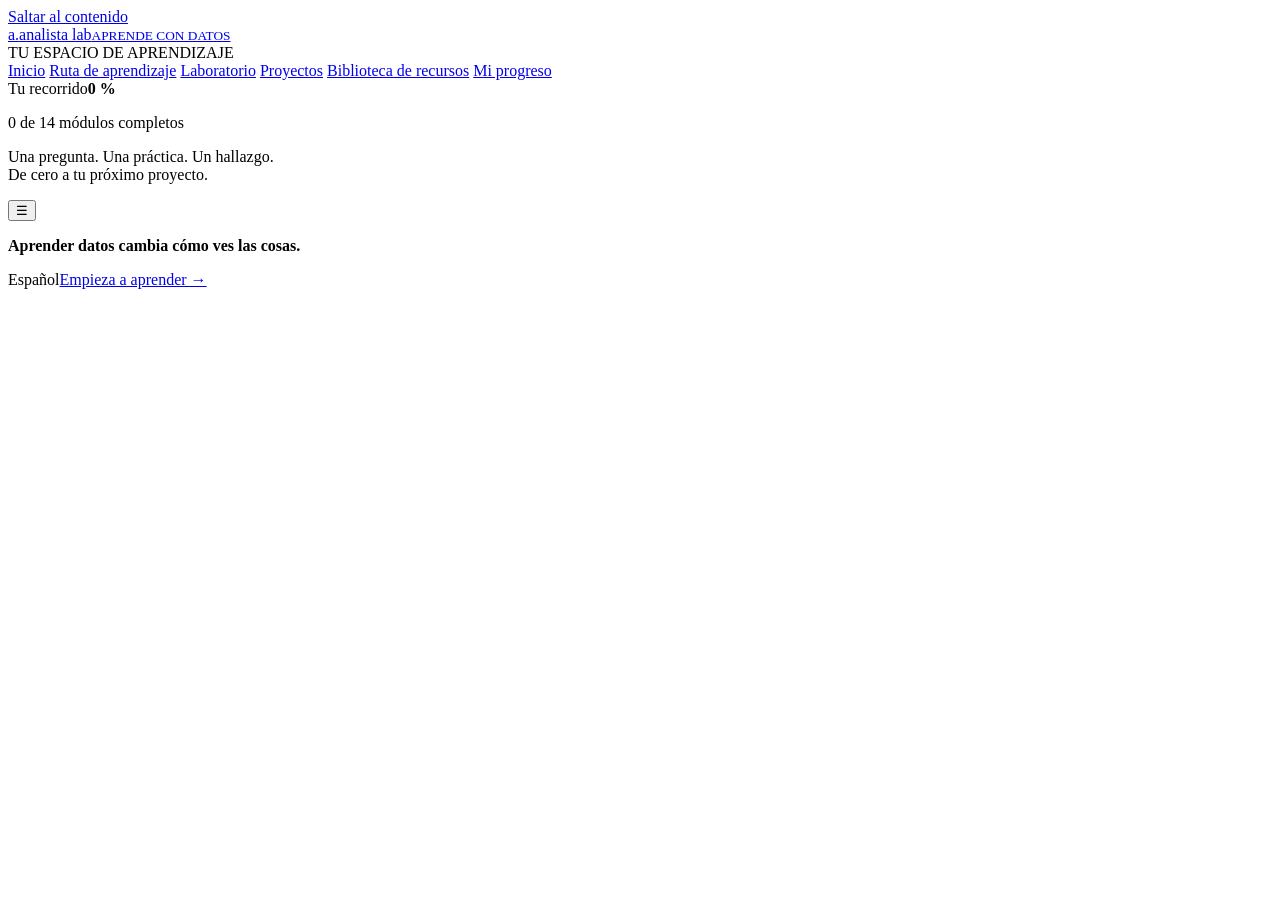
<file: shell.html>
<!doctype html>
<html lang="es">
<head>
  <meta charset="UTF-8">
  <meta name="viewport" content="width=device-width,initial-scale=1">
  <meta name="theme-color" content="#f7f5ef">
  <meta name="description" content="Aprende análisis de datos en español: Excel, SQL, Python, estadística, Power BI y machine learning. Teoría, prácticas, quizzes y proyectos.">
  <title>Analista Lab · Aprende análisis de datos en español</title>
  <link rel="icon" href="data:image/svg+xml,%3Csvg xmlns='http://www.w3.org/2000/svg' viewBox='0 0 64 64'%3E%3Crect width='64' height='64' rx='14' fill='%23b64d24'/%3E%3Ctext x='17' y='46' font-family='Georgia' font-size='44' fill='white'%3Ea%3C/text%3E%3C/svg%3E">
  <style>/* INLINE_STYLES */</style>
</head>
<body>
  <a class="skip" href="#app">Saltar al contenido</a>
  <div class="scrim" id="scrim"></div>
  <aside class="sidebar" id="sidebar" aria-label="Navegación del curso">
    <a href="#inicio" class="brand" aria-label="Analista Lab, inicio"><span class="brand-mark" aria-hidden="true">a.</span><span>analista lab<small>APRENDE CON DATOS</small></span></a>
    <div class="nav-label">TU ESPACIO DE APRENDIZAJE</div>
    <nav>
      <a href="#inicio" class="nav-link" data-nav="inicio"><span class="nav-icon"></span>Inicio</a>
      <a href="#ruta" class="nav-link" data-nav="ruta"><span class="nav-icon"></span>Ruta de aprendizaje</a>
      <a href="#laboratorio" class="nav-link" data-nav="laboratorio"><span class="nav-icon"></span>Laboratorio</a>
      <a href="#proyectos" class="nav-link" data-nav="proyectos"><span class="nav-icon"></span>Proyectos</a>
      <a href="#recursos" class="nav-link" data-nav="recursos"><span class="nav-icon"></span>Biblioteca de recursos</a>
      <a href="#progreso" class="nav-link" data-nav="progreso"><span class="nav-icon"></span>Mi progreso</a>
    </nav>
    <div class="sidebar-bottom">
      <div class="side-progress"><span>Tu recorrido</span><strong id="side-percent">0 %</strong><div class="progress-track"><div class="progress-fill" id="side-bar"></div></div><p id="side-count" class="hint">0 de 14 módulos completos</p></div>
      <p class="side-foot">Una pregunta. Una práctica. Un hallazgo.<br>De cero a tu próximo proyecto.</p>
    </div>
  </aside>
  <header class="topbar"><button class="mobile-menu" type="button" id="menu-button" aria-label="Abrir o cerrar navegación" aria-expanded="false" aria-controls="sidebar">☰</button><p class="topbar-note"><b>Aprender datos cambia cómo ves las cosas.</b></p><div class="topbar-right"><span class="language"><i aria-hidden="true"></i>Español</span><a class="btn small" id="continue-top" href="#modulo/fundamentos">Empieza a aprender →</a></div></header>
  <main class="main" id="app" tabindex="-1"></main>
  <div class="toast" id="toast" role="status" aria-live="polite" hidden></div>
  <noscript><div class="noscript"><h1>Analista Lab</h1><p>Activa JavaScript para usar las lecciones, prácticas, quizzes y progreso. El programa también está en PROGRAMA.md.</p></div></noscript>
  <script>/* INLINE_COURSE */</script>
  <script>/* INLINE_CORE */</script>
  <script>/* INLINE_NOTEBOOKS */</script>
  <script>/* INLINE_APP */</script>
</body>
</html>
</file>
